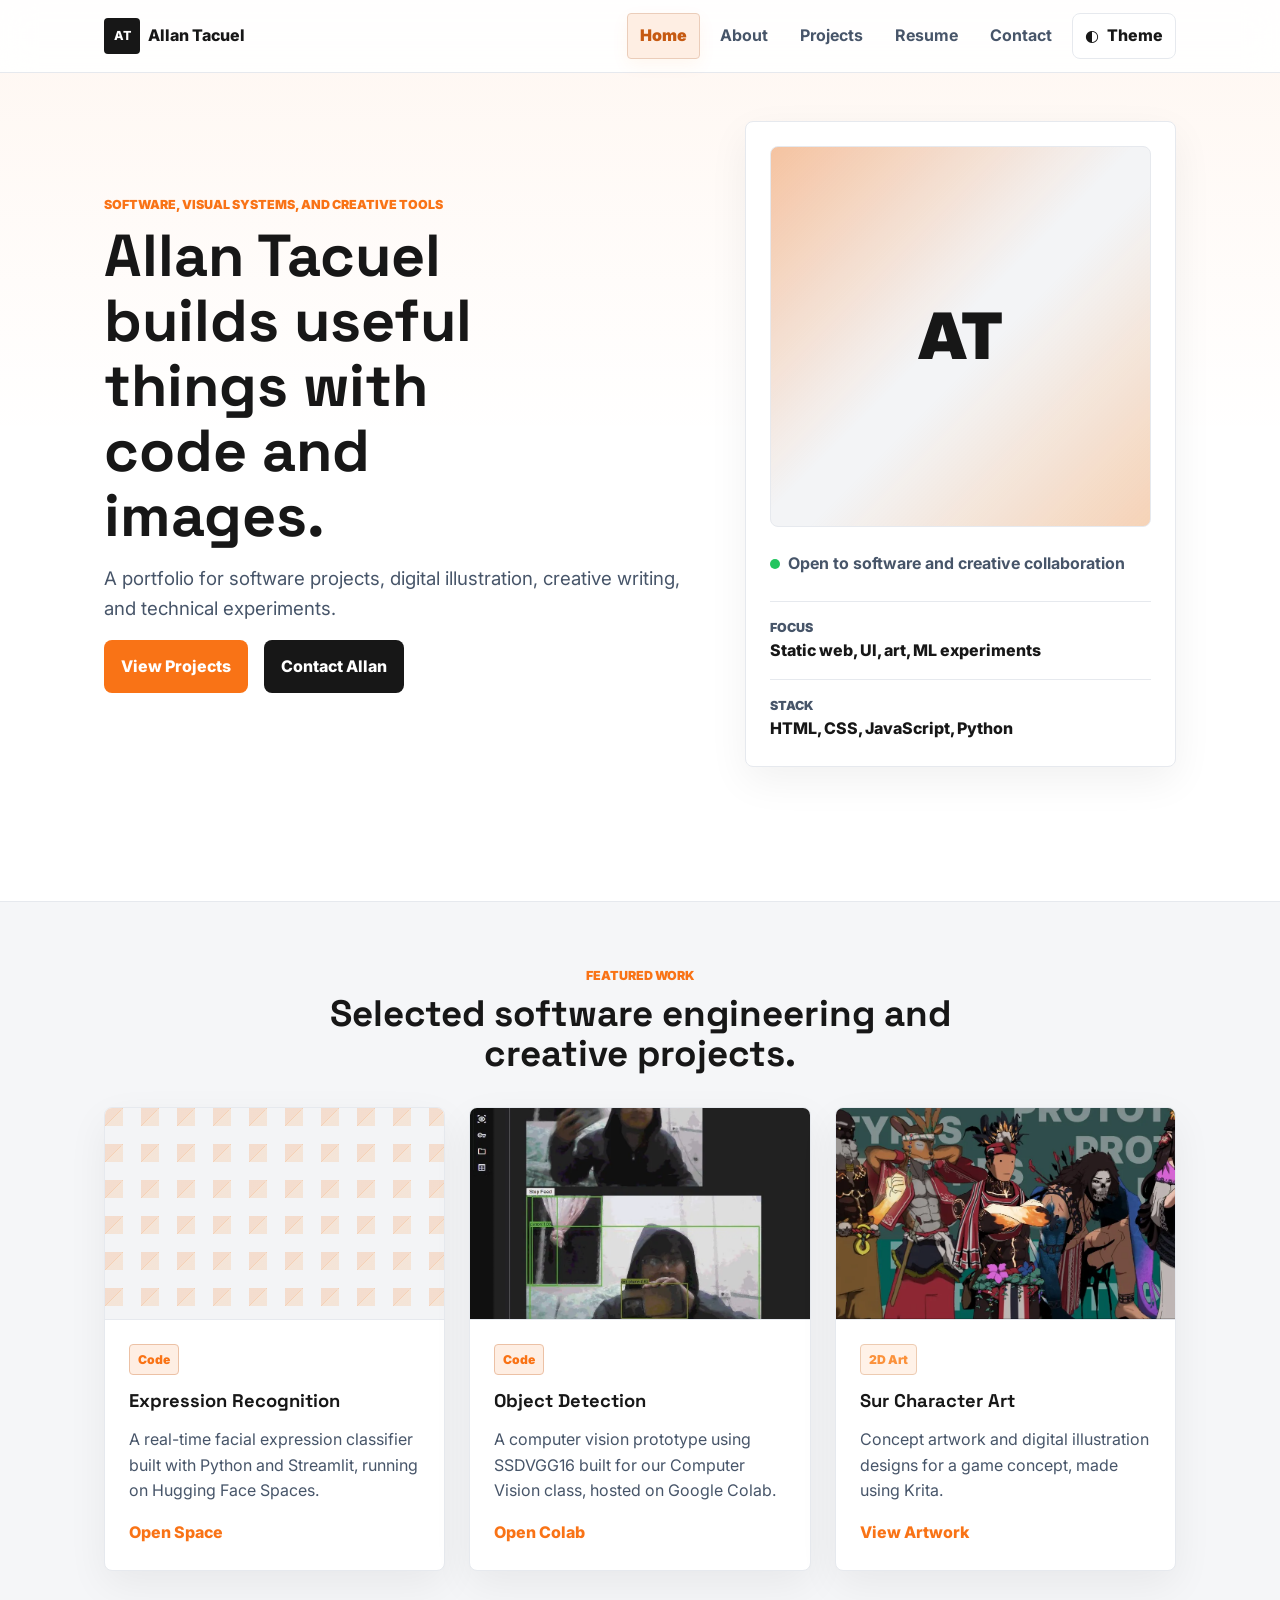
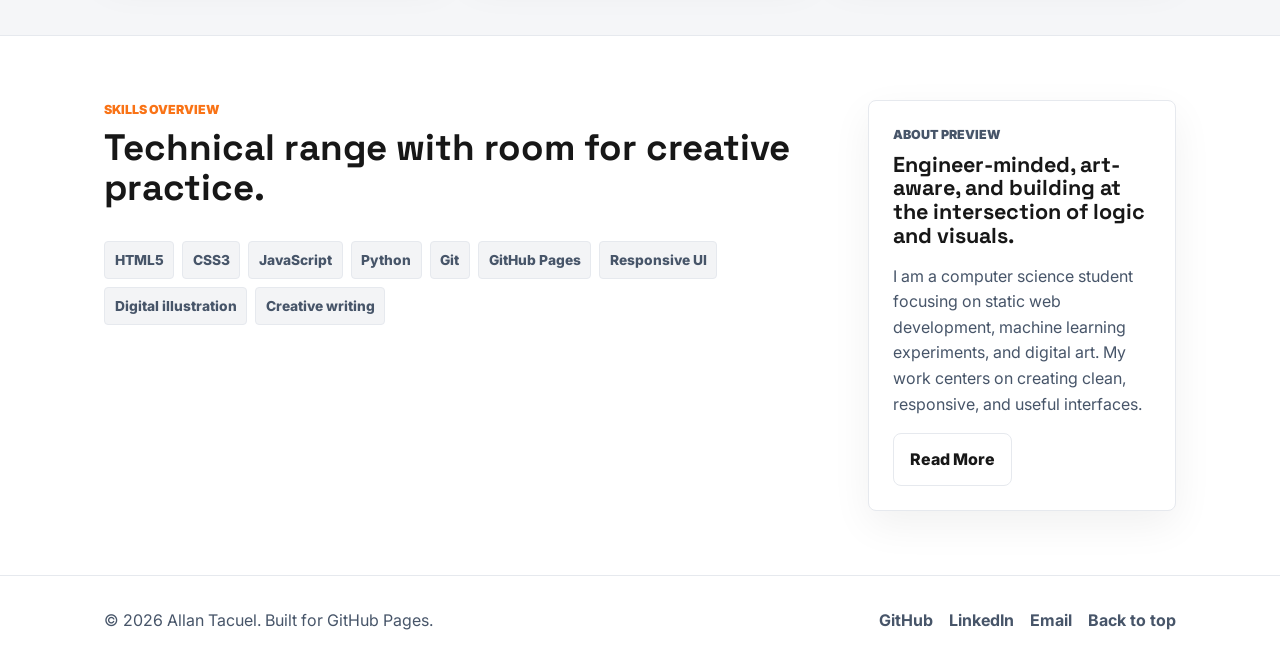
<file: index.html>
<!doctype html>
<html lang="en">
<head>
  <meta charset="utf-8">
  <meta name="viewport" content="width=device-width, initial-scale=1">
  <script>try{const t=localStorage.getItem('allantacuel-theme');if(t)document.documentElement.setAttribute('data-theme',t);}catch(e){};</script>
  <meta name="description" content="Allan Tacuel's portfolio for software projects, digital art, creative work, and technical experience.">
  <title>Allan Tacuel | Portfolio</title>
  <link rel="stylesheet" href="css/variables.css">
  <link rel="stylesheet" href="css/components.css">
  <link rel="stylesheet" href="css/style.css">
</head>
<body>
  <a class="skip-link" href="#main">Skip to content</a>

  <header class="site-header">
    <nav class="site-nav container" aria-label="Primary navigation">
      <a class="brand" href="index.html">
        <span class="brand__mark" aria-hidden="true">AT</span>
        <span class="brand__text">Allan Tacuel</span>
      </a>

      <button class="icon-button nav-toggle js-nav-toggle" type="button" aria-expanded="false" aria-controls="primary-menu">
        <span class="nav-toggle__bar"></span>
        <span class="nav-toggle__bar"></span>
        <span class="nav-toggle__bar"></span>
        <span class="sr-only">Toggle navigation</span>
      </button>

      <div class="nav-menu" id="primary-menu">
        <a class="nav-link is-active" href="index.html" aria-current="page">Home</a>
        <a class="nav-link" href="about.html">About</a>
        <a class="nav-link" href="projects/index.html">Projects</a>
        <a class="nav-link" href="resume.html">Resume</a>
        <a class="nav-link" href="contact.html">Contact</a>
        <button class="theme-toggle js-theme-toggle" type="button" aria-label="Switch color theme">
          <span class="theme-toggle__icon" aria-hidden="true">◐</span>
          <span class="theme-toggle__text">Theme</span>
        </button>
      </div>
    </nav>
  </header>

  <main id="main">
    <section class="hero section">
      <div class="hero__inner container">
        <div class="hero__content">
          <p class="eyebrow">Software, visual systems, and creative tools</p>
          <h1>Allan Tacuel builds useful things with code and images.</h1>
          <p class="hero__lead">
            A portfolio for software projects, digital illustration, creative writing, and technical experiments.
          </p>
          <div class="button-row" aria-label="Primary actions">
            <a class="button button--primary" href="projects/index.html">View Projects</a>
            <a class="button button--secondary" href="contact.html">Contact Allan</a>
          </div>
        </div>

        <div class="hero-card" aria-label="Portfolio snapshot">
          <div class="portrait-placeholder" aria-hidden="true">
            <span>AT</span>
          </div>
          <div class="hero-card__meta">
            <span class="status-dot" aria-hidden="true"></span>
            <span>Open to software and creative collaboration</span>
          </div>
          <dl class="metric-list">
            <div>
              <dt>Focus</dt>
              <dd>Static web, UI, art, ML experiments</dd>
            </div>
            <div>
              <dt>Stack</dt>
              <dd>HTML, CSS, JavaScript, Python</dd>
            </div>
          </dl>
        </div>
      </div>
    </section>

    <section class="section section--muted">
      <div class="container">
        <div class="section-header">
          <p class="eyebrow">Featured work</p>
          <h2>Selected software engineering and creative projects.</h2>
        </div>

        <div class="card-grid card-grid--three">
          <article class="project-card">
            <div class="project-card__visual placeholder-visual placeholder-visual--code" aria-hidden="true"></div>
            <div class="project-card__body">
              <span class="badge">Code</span>
              <h3>Expression Recognition</h3>
              <p>A real-time facial expression classifier built with Python and Streamlit, running on Hugging Face Spaces.</p>
              <a class="text-link" href="https://huggingface.co/spaces/allantacuelwvsu/expression-recognition" target="_blank" rel="noreferrer">Open Space</a>
            </div>
          </article>

          <article class="project-card">
            <div class="project-card__visual">
              <img class="project-card__image" src="assets/images/projects/object-detection-cv-thumb.webp" alt="Object Detection preview">
            </div>
            <div class="project-card__body">
              <span class="badge">Code</span>
              <h3>Object Detection</h3>
              <p>A computer vision prototype using SSDVGG16 built for our Computer Vision class, hosted on Google Colab.</p>
              <a class="text-link" href="https://colab.research.google.com/drive/1WKRhZuvn-_ucXili_A-6hXG_W1O3Jvgy?usp=sharing" target="_blank" rel="noreferrer">Open Colab</a>
            </div>
          </article>

          <article class="project-card">
            <div class="project-card__visual">
              <img class="project-card__image" src="assets/images/projects/sur-thumb.webp" alt="Sur concept art preview">
            </div>
            <div class="project-card__body">
              <span class="badge badge--warm">2D Art</span>
              <h3>Sur Character Art</h3>
              <p>Concept artwork and digital illustration designs for a game concept, made using Krita.</p>
              <a class="text-link" href="https://www.artstation.com/artwork/mA5ow8" target="_blank" rel="noreferrer">View Artwork</a>
            </div>
          </article>
        </div>
      </div>
    </section>

    <section class="section">
      <div class="container split-layout">
        <div>
          <div class="section-header section-header--left">
            <p class="eyebrow">Skills overview</p>
            <h2>Technical range with room for creative practice.</h2>
          </div>
          <div class="skill-cloud" aria-label="Skills">
            <span>HTML5</span>
            <span>CSS3</span>
            <span>JavaScript</span>
            <span>Python</span>
            <span>Git</span>
            <span>GitHub Pages</span>
            <span>Responsive UI</span>
            <span>Digital illustration</span>
            <span>Creative writing</span>
          </div>
        </div>

        <aside class="about-preview" aria-labelledby="about-preview-title">
          <p class="eyebrow">About preview</p>
          <h2 id="about-preview-title">Engineer-minded, art-aware, and building at the intersection of logic and visuals.</h2>
          <p>
            I am a computer science student focusing on static web development, machine learning experiments, and digital art. My work centers on creating clean, responsive, and useful interfaces.
          </p>
          <a class="button button--outline" href="about.html">Read More</a>
        </aside>
      </div>
    </section>
  </main>

  <footer class="site-footer">
    <div class="container footer-grid">
      <p>&copy; <span class="js-current-year">2026</span> Allan Tacuel. Built for GitHub Pages.</p>
      <div class="footer-links" aria-label="Footer links">
        <a href="https://github.com/allantacuelwvsu" target="_blank" rel="noreferrer">GitHub</a>
        <a href="https://www.linkedin.com/in/allan-tacuel" target="_blank" rel="noreferrer">LinkedIn</a>
        <a href="mailto:allantacuel@gmail.com">Email</a>
        <a href="#main">Back to top</a>
      </div>
    </div>
  </footer>

  <script src="js/main.js"></script>
</body>
</html>
</file>
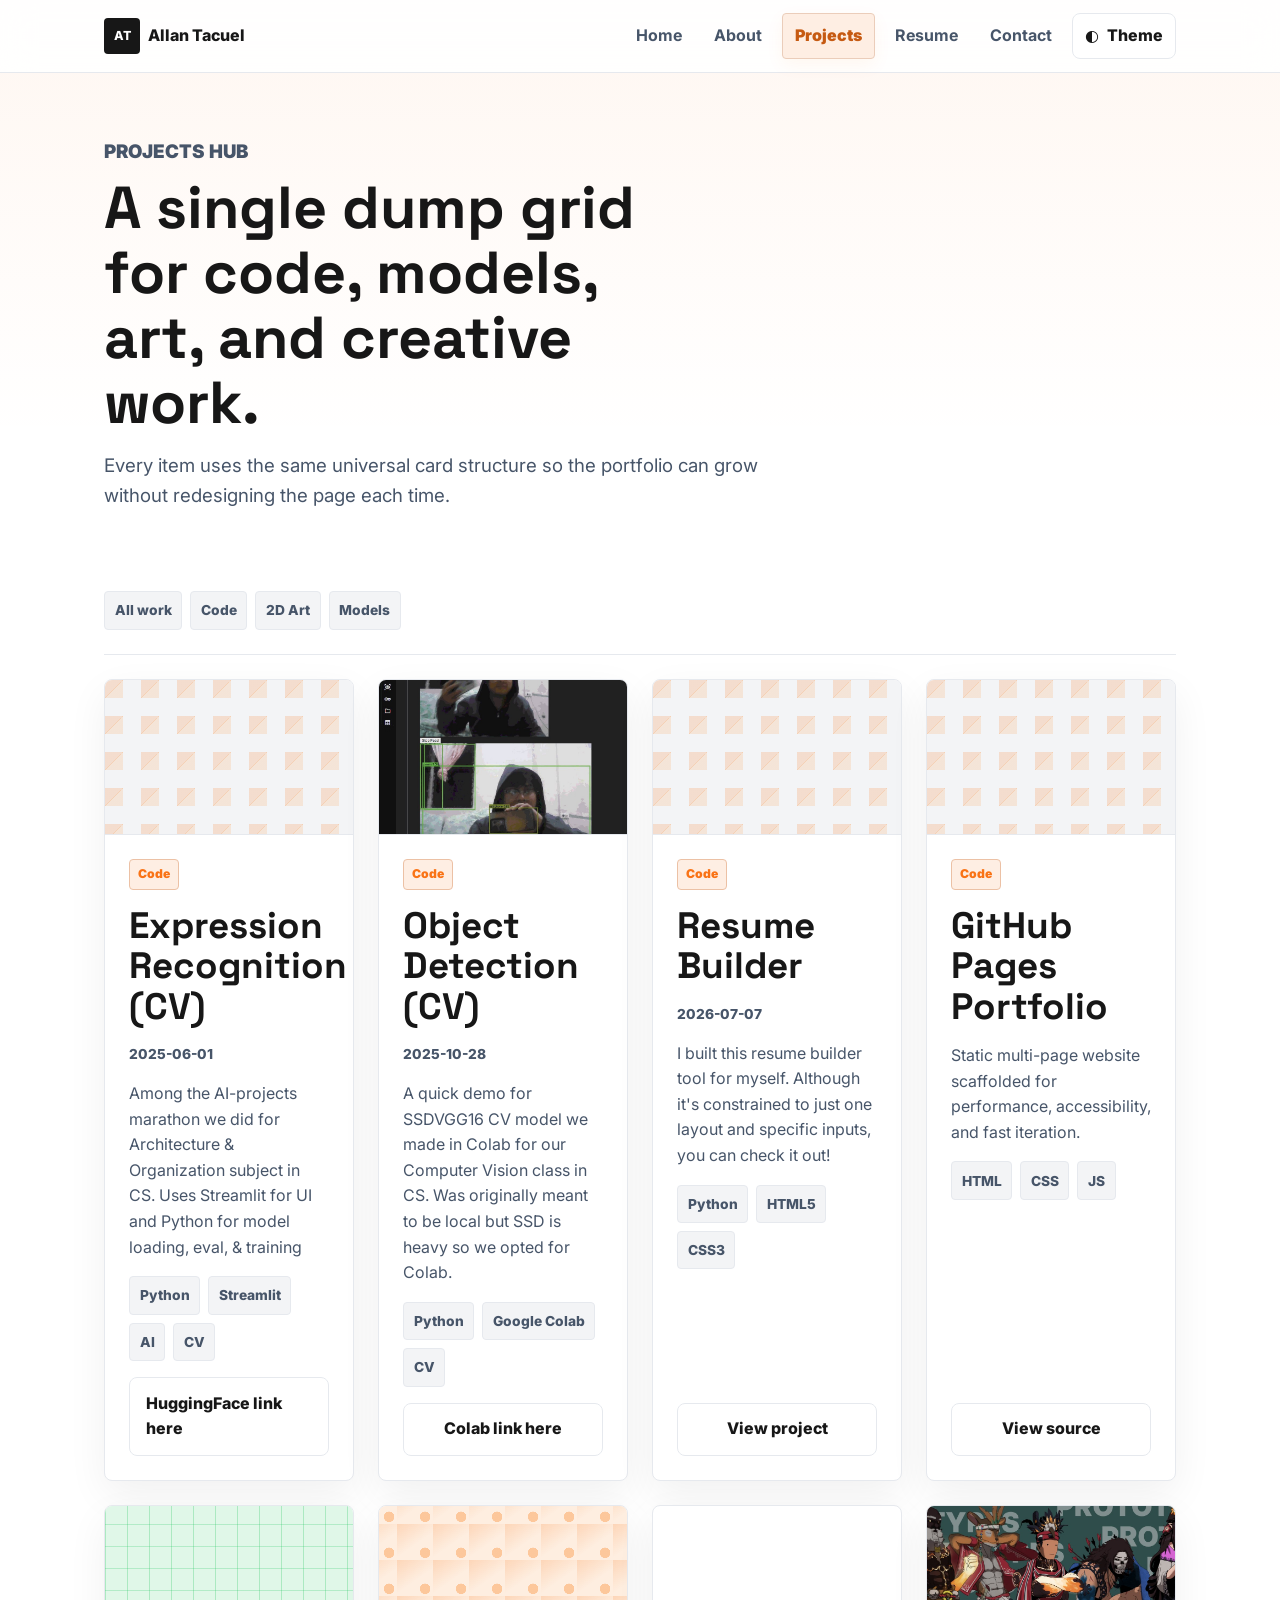
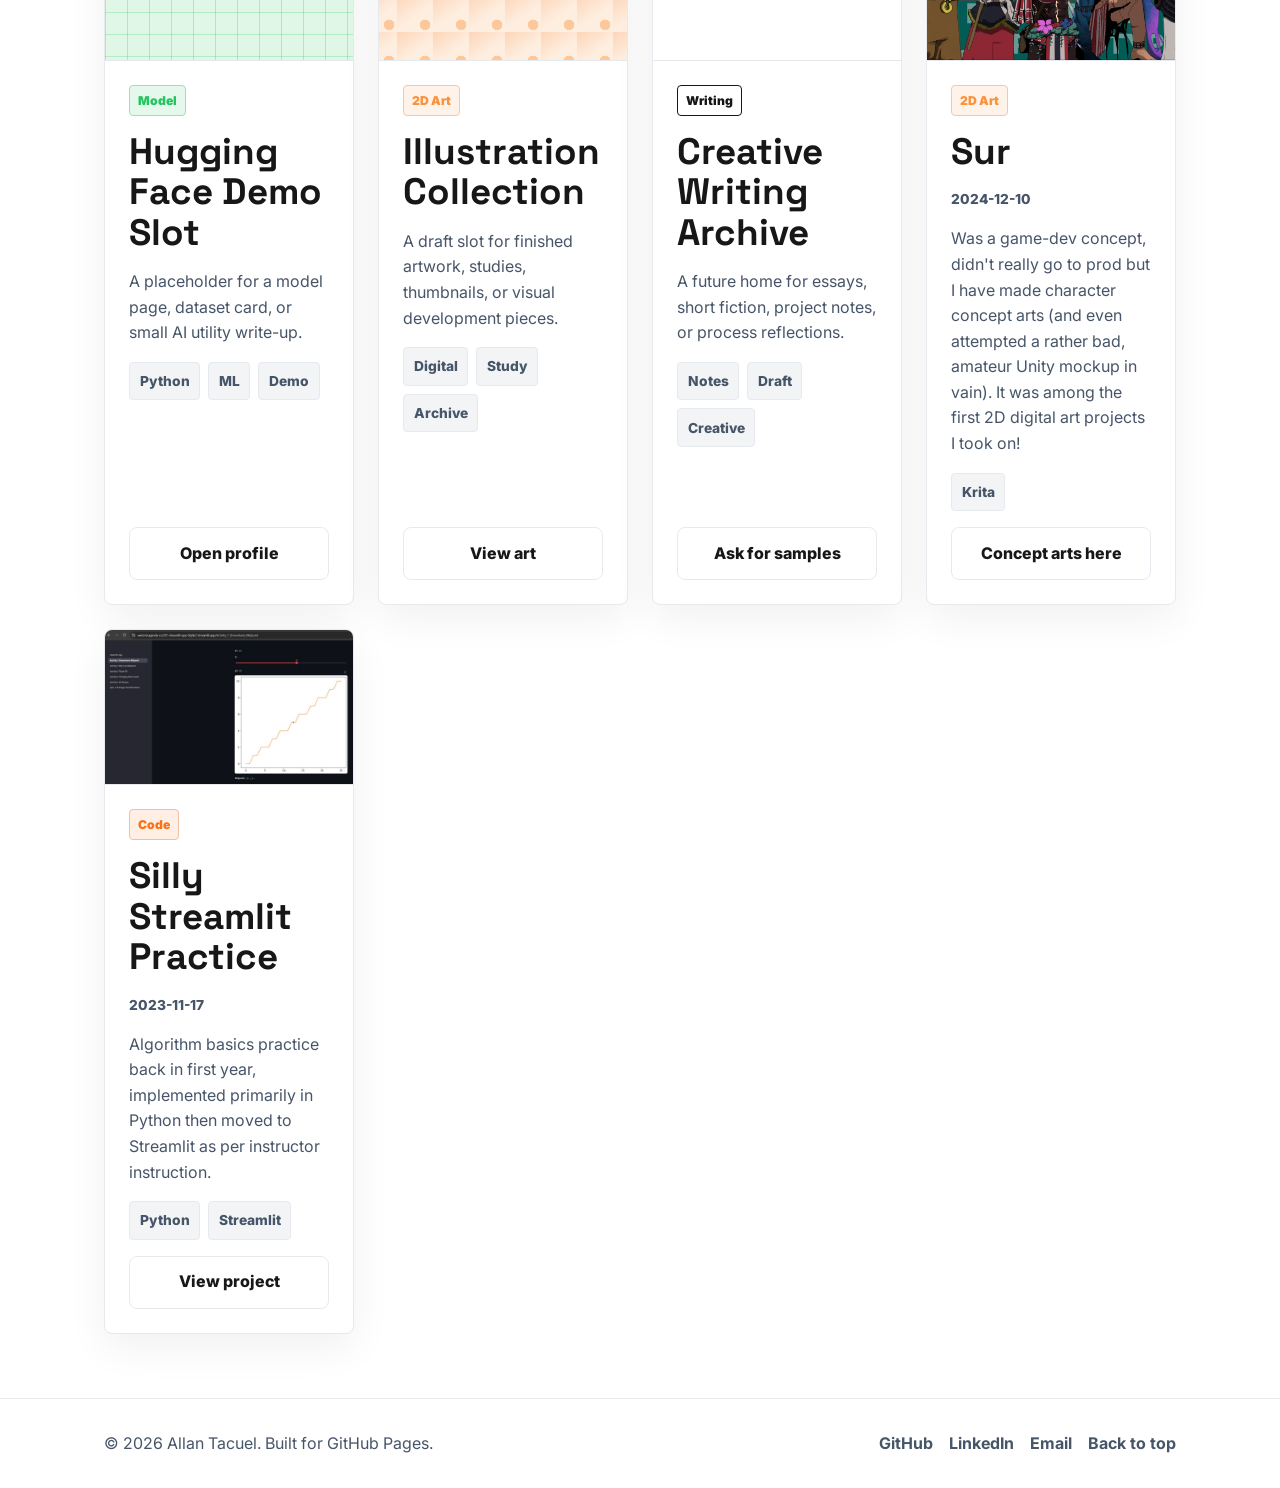
<file: projects/index.html>
<!doctype html>
<html lang="en">
<head>
  <meta charset="utf-8">
  <meta name="viewport" content="width=device-width, initial-scale=1">
  <script>try{const t=localStorage.getItem('allantacuel-theme');if(t)document.documentElement.setAttribute('data-theme',t);}catch(e){};</script>
  <meta name="description" content="Projects hub for Allan Tacuel, including code, Hugging Face experiments, digital art, and creative pieces.">
  <title>Projects | Allan Tacuel</title>
  <link rel="stylesheet" href="../css/variables.css">
  <link rel="stylesheet" href="../css/components.css">
  <link rel="stylesheet" href="../css/style.css">
</head>
<body>
  <a class="skip-link" href="#main">Skip to content</a>

  <header class="site-header">
    <nav class="site-nav container" aria-label="Primary navigation">
      <a class="brand" href="../index.html">
        <span class="brand__mark" aria-hidden="true">AT</span>
        <span class="brand__text">Allan Tacuel</span>
      </a>
      <button class="icon-button nav-toggle js-nav-toggle" type="button" aria-expanded="false" aria-controls="primary-menu">
        <span class="nav-toggle__bar"></span>
        <span class="nav-toggle__bar"></span>
        <span class="nav-toggle__bar"></span>
        <span class="sr-only">Toggle navigation</span>
      </button>
      <div class="nav-menu" id="primary-menu">
        <a class="nav-link" href="../index.html">Home</a>
        <a class="nav-link" href="../about.html">About</a>
        <a class="nav-link is-active" href="index.html" aria-current="page">Projects</a>
        <a class="nav-link" href="../resume.html">Resume</a>
        <a class="nav-link" href="../contact.html">Contact</a>
        <button class="theme-toggle js-theme-toggle" type="button" aria-label="Switch color theme">
          <span class="theme-toggle__icon" aria-hidden="true">◐</span>
          <span class="theme-toggle__text">Theme</span>
        </button>
      </div>
    </nav>
  </header>

  <main id="main">
    <section class="page-hero section">
      <div class="container page-hero__inner">
        <p class="eyebrow">Projects hub</p>
        <h1>A single dump grid for code, models, art, and creative work.</h1>
        <p>
          Every item uses the same universal card structure so the portfolio can grow without redesigning the page each time.
        </p>
      </div>
    </section>

    <section class="section section--tight">
      <div class="container">
        <!-- Future filter row: add Sort by: All | Code | Art | Models when JavaScript filtering is ready. -->
        <div class="filter-placeholder" aria-label="Future project filters">
          <span>All work</span>
          <span>Code</span>
          <span>2D Art</span>
          <span>Models</span>
        </div>

        <div class="dump-grid">
          <!-- PROJECT_CARDS_START -->
          <article class="project-card project-card--tall" data-project-id="expression-recognition-cv">
            <div class="project-card__visual placeholder-visual placeholder-visual--code" aria-hidden="true"></div>
            <div class="project-card__body">
              <span class="badge">Code</span>
              <h2>Expression Recognition (CV)</h2>
              <p class="project-card__meta"><time datetime="2025-06-01">2025-06-01</time></p>
              <p>Among the AI-projects marathon we did for Architecture &amp; Organization subject in CS. Uses Streamlit for UI and Python for model loading, eval, &amp; training</p>
              <div class="tag-row">
                <span>Python</span>
                <span>Streamlit</span>
                <span>AI</span>
                <span>CV</span>
              </div>
              <a class="button button--outline" href="https://huggingface.co/spaces/allantacuelwvsu/expression-recognition" target="_blank" rel="noreferrer">HuggingFace link here</a>
            </div>
          </article>
          <article class="project-card project-card--tall" data-project-id="object-detection-cv">
            <div class="project-card__visual"><img class="project-card__image" src="../../assets/images/projects/object-detection-cv-thumb.jpg" alt="Showcase GIF"></div>
            <div class="project-card__body">
              <span class="badge">Code</span>
              <h2>Object Detection (CV)</h2>
              <p class="project-card__meta"><time datetime="2025-10-28">2025-10-28</time></p>
              <p>A quick demo for SSDVGG16 CV model we made in Colab for our Computer Vision class in CS. Was originally meant to be local but SSD is heavy so we opted for Colab.</p>
              <div class="tag-row">
                <span>Python</span>
                <span>Google Colab</span>
                <span>CV</span>
              </div>
              <a class="button button--outline" href="https://colab.research.google.com/drive/1WKRhZuvn-_ucXili_A-6hXG_W1O3Jvgy?usp=sharing" target="_blank" rel="noreferrer">Colab link here</a>
            </div>
          </article>
          <article class="project-card project-card--tall" data-project-id="resume-builder">
            <div class="project-card__visual placeholder-visual placeholder-visual--code" aria-hidden="true"></div>
            <div class="project-card__body">
              <span class="badge">Code</span>
              <h2>Resume Builder</h2>
              <p class="project-card__meta"><time datetime="2026-07-07">2026-07-07</time></p>
              <p>I built this resume builder tool for myself. Although it&#039;s constrained to just one layout and specific inputs, you can check it out!</p>
              <div class="tag-row">
                <span>Python</span>
                <span>HTML5</span>
                <span>CSS3</span>
              </div>
              <a class="button button--outline" href="https://github.com/allantacuelwvsu/resume_builder" target="_blank" rel="noreferrer">View project</a>
            </div>
          </article>

<article class="project-card project-card--tall" data-project-id="github-pages-portfolio">
            <div class="project-card__visual placeholder-visual placeholder-visual--code" aria-hidden="true"></div>
            <div class="project-card__body">
              <span class="badge">Code</span>
              <h2>GitHub Pages Portfolio</h2>
              <p>Static multi-page website scaffolded for performance, accessibility, and fast iteration.</p>
              <div class="tag-row">
                <span>HTML</span>
                <span>CSS</span>
                <span>JS</span>
              </div>
              <a class="button button--outline" href="https://github.com/allantacuelwvsu/allantacuelwvsu.github.io" target="_blank" rel="noreferrer">View source</a>
            </div>
          </article>

          <article class="project-card project-card--tall" data-project-id="hugging-face-demo-slot">
            <div class="project-card__visual placeholder-visual placeholder-visual--model" aria-hidden="true"></div>
            <div class="project-card__body">
              <span class="badge badge--green">Model</span>
              <h2>Hugging Face Demo Slot</h2>
              <p>A placeholder for a model page, dataset card, or small AI utility write-up.</p>
              <div class="tag-row">
                <span>Python</span>
                <span>ML</span>
                <span>Demo</span>
              </div>
              <a class="button button--outline" href="https://huggingface.co/" target="_blank" rel="noreferrer">Open profile</a>
            </div>
          </article>

          <article class="project-card project-card--tall" data-project-id="illustration-collection">
            <div class="project-card__visual placeholder-visual placeholder-visual--art" aria-hidden="true"></div>
            <div class="project-card__body">
              <span class="badge badge--warm">2D Art</span>
              <h2>Illustration Collection</h2>
              <p>A draft slot for finished artwork, studies, thumbnails, or visual development pieces.</p>
              <div class="tag-row">
                <span>Digital</span>
                <span>Study</span>
                <span>Archive</span>
              </div>
              <a class="button button--outline" href="https://www.artstation.com/" target="_blank" rel="noreferrer">View art</a>
            </div>
          </article>

          <article class="project-card project-card--tall" data-project-id="creative-writing-archive">
            <div class="project-card__visual placeholder-visual placeholder-visual--writing" aria-hidden="true"></div>
            <div class="project-card__body">
              <span class="badge badge--violet">Writing</span>
              <h2>Creative Writing Archive</h2>
              <p>A future home for essays, short fiction, project notes, or process reflections.</p>
              <div class="tag-row">
                <span>Notes</span>
                <span>Draft</span>
                <span>Creative</span>
              </div>
              <a class="button button--outline" href="../contact.html">Ask for samples</a>
            </div>
          </article>
          <article class="project-card project-card--tall" data-project-id="sur">
            <div class="project-card__visual"><img class="project-card__image" src="../../assets/images/projects/sur-thumb.jpg" alt="Sur"></div>
            <div class="project-card__body">
              <span class="badge badge--warm">2D Art</span>
              <h2>Sur</h2>
              <p class="project-card__meta"><time datetime="2024-12-10">2024-12-10</time></p>
              <p>Was a game-dev concept, didn&#039;t really go to prod but I have made character concept arts (and even attempted a rather bad, amateur Unity mockup in vain). It was among the first 2D digital art projects I took on!</p>
              <div class="tag-row">
                <span>Krita</span>
              </div>
              <a class="button button--outline" href="https://www.artstation.com/artwork/mA5ow8" target="_blank" rel="noreferrer">Concept arts here</a>
            </div>
          </article>

          <article class="project-card project-card--tall" data-project-id="silly-streamlit-practice">
            <div class="project-card__visual"><img class="project-card__image" src="../../assets/images/projects/silly-streamlit-practice-thumb.jpg" alt="Silly Freshman Streamlit Project"></div>
            <div class="project-card__body">
              <span class="badge">Code</span>
              <h2>Silly Streamlit Practice</h2>
              <p class="project-card__meta"><time datetime="2023-11-17">2023-11-17</time></p>
              <p>Algorithm basics practice back in first year, implemented primarily in Python then moved to Streamlit as per instructor instruction.</p>
              <div class="tag-row">
                <span>Python</span>
                <span>Streamlit</span>
              </div>
              <a class="button button--outline" href="https://welcm2uganda-ccs221-streamlit-app-0q5kc7.streamlit.app/" target="_blank" rel="noreferrer">View project</a>
            </div>
          </article>
<!-- PROJECT_CARDS_END -->
        </div>
      </div>
    </section>
  </main>

  <footer class="site-footer">
    <div class="container footer-grid">
      <p>&copy; <span class="js-current-year">2026</span> Allan Tacuel. Built for GitHub Pages.</p>
      <div class="footer-links" aria-label="Footer links">
        <a href="https://github.com/allantacuelwvsu" target="_blank" rel="noreferrer">GitHub</a>
        <a href="https://www.linkedin.com/in/allan-tacuel" target="_blank" rel="noreferrer">LinkedIn</a>
        <a href="mailto:allantacuel@gmail.com">Email</a>
        <a href="#main">Back to top</a>
      </div>
    </div>
  </footer>

  <script src="../js/main.js"></script>
</body>
</html>
</file>
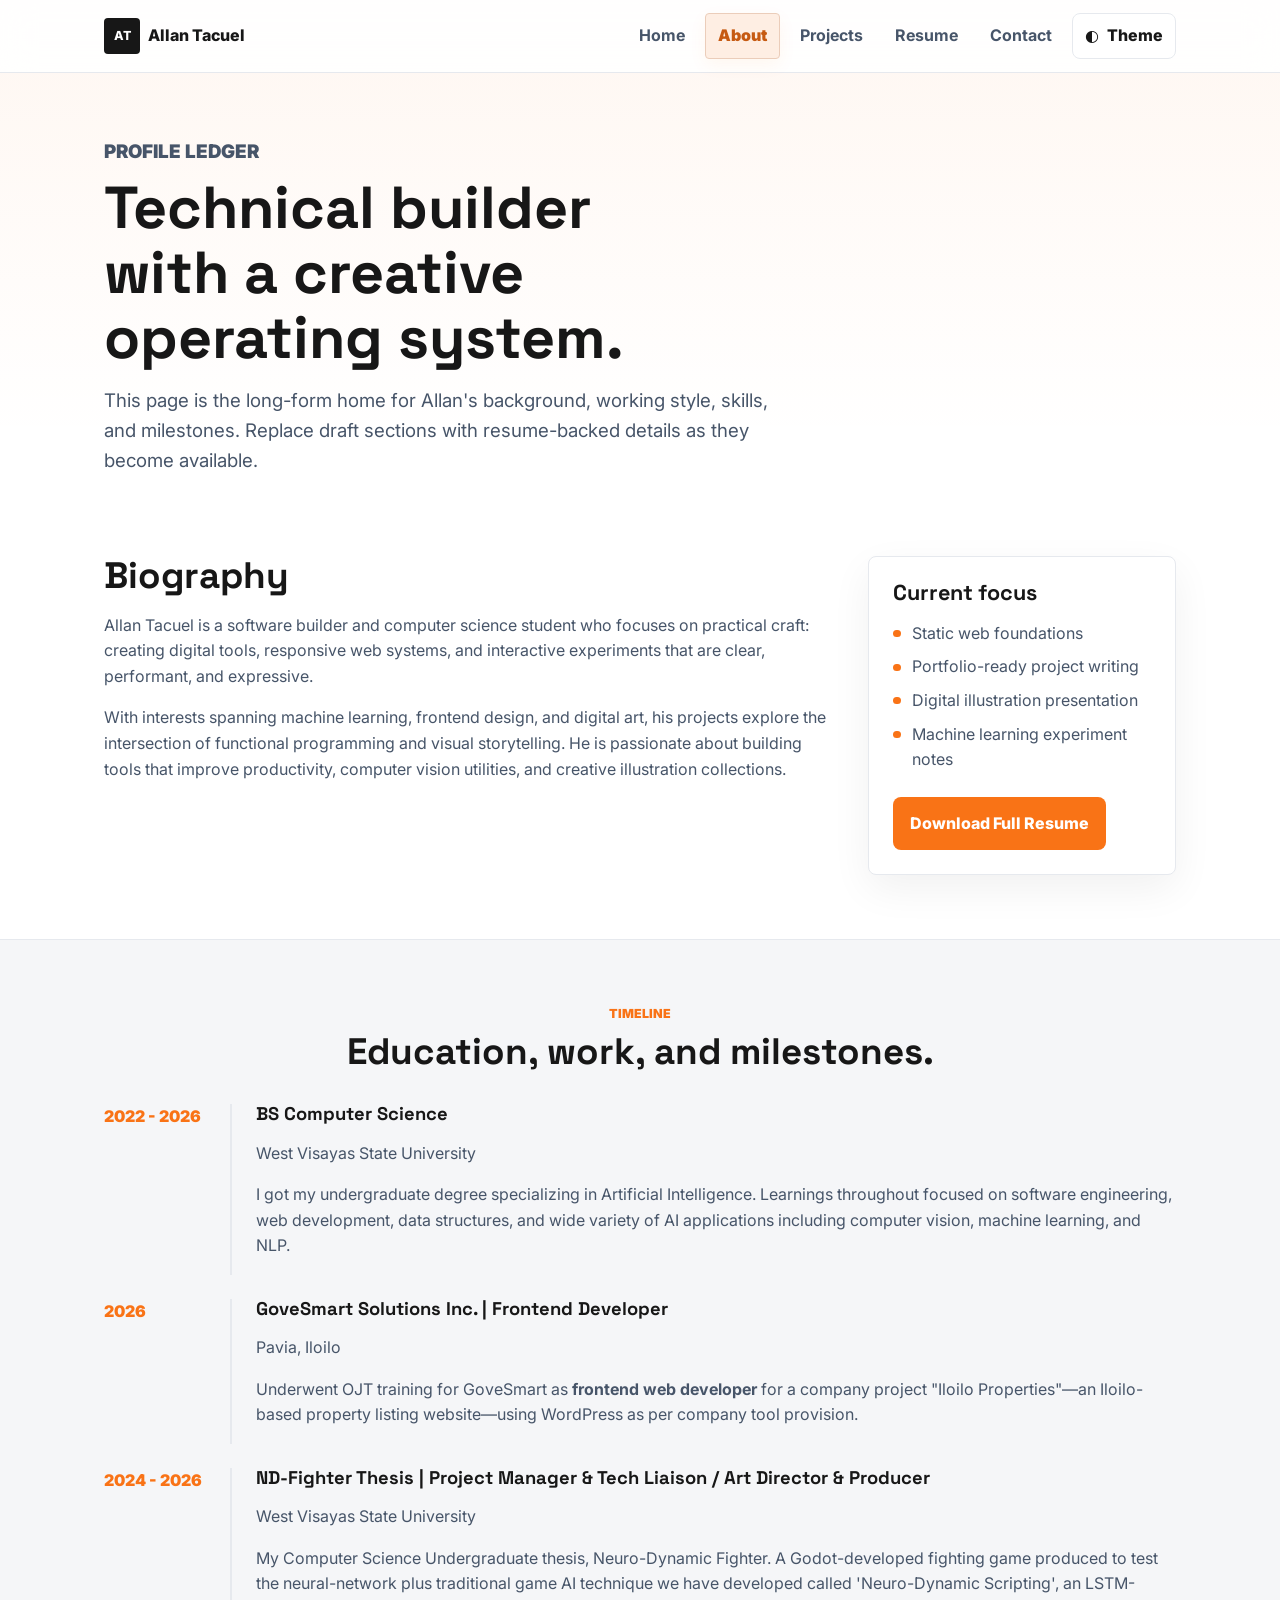
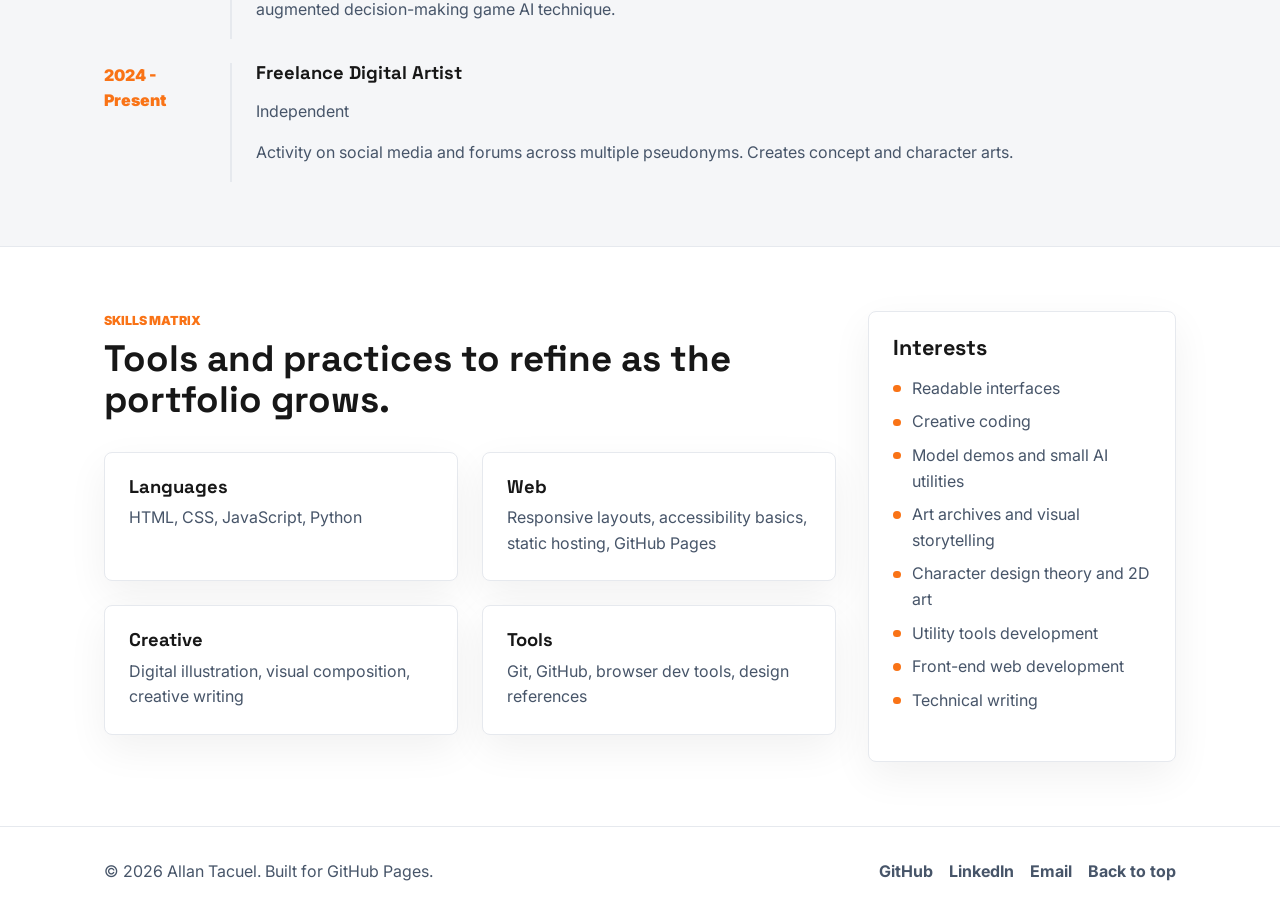
<file: about.html>
<!doctype html>
<html lang="en">
<head>
  <meta charset="utf-8">
  <meta name="viewport" content="width=device-width, initial-scale=1">
  <script>try{const t=localStorage.getItem('allantacuel-theme');if(t)document.documentElement.setAttribute('data-theme',t);}catch(e){};</script>
  <meta name="description" content="About Allan Tacuel, including background, skills, interests, and experience milestones.">
  <title>About | Allan Tacuel</title>
  <link rel="stylesheet" href="css/variables.css">
  <link rel="stylesheet" href="css/components.css">
  <link rel="stylesheet" href="css/style.css">
</head>
<body>
  <a class="skip-link" href="#main">Skip to content</a>

  <header class="site-header">
    <nav class="site-nav container" aria-label="Primary navigation">
      <a class="brand" href="index.html">
        <span class="brand__mark" aria-hidden="true">AT</span>
        <span class="brand__text">Allan Tacuel</span>
      </a>
      <button class="icon-button nav-toggle js-nav-toggle" type="button" aria-expanded="false" aria-controls="primary-menu">
        <span class="nav-toggle__bar"></span>
        <span class="nav-toggle__bar"></span>
        <span class="nav-toggle__bar"></span>
        <span class="sr-only">Toggle navigation</span>
      </button>
      <div class="nav-menu" id="primary-menu">
        <a class="nav-link" href="index.html">Home</a>
        <a class="nav-link is-active" href="about.html" aria-current="page">About</a>
        <a class="nav-link" href="projects/index.html">Projects</a>
        <a class="nav-link" href="resume.html">Resume</a>
        <a class="nav-link" href="contact.html">Contact</a>
        <button class="theme-toggle js-theme-toggle" type="button" aria-label="Switch color theme">
          <span class="theme-toggle__icon" aria-hidden="true">◐</span>
          <span class="theme-toggle__text">Theme</span>
        </button>
      </div>
    </nav>
  </header>

  <main id="main">
    <section class="page-hero section">
      <div class="container page-hero__inner">
        <p class="eyebrow">Profile ledger</p>
        <h1>Technical builder with a creative operating system.</h1>
        <p>
          This page is the long-form home for Allan's background, working style, skills, and milestones. Replace draft sections with resume-backed details as they become available.
        </p>
      </div>
    </section>

    <section class="section section--tight">
      <div class="container content-grid">
        <article class="prose">
          <h2>Biography</h2>
          <p>
            Allan Tacuel is a software builder and computer science student who focuses on practical craft: creating digital tools, responsive web systems, and interactive experiments that are clear, performant, and expressive.
          </p>
          <p>
            With interests spanning machine learning, frontend design, and digital art, his projects explore the intersection of functional programming and visual storytelling. He is passionate about building tools that improve productivity, computer vision utilities, and creative illustration collections.
          </p>
        </article>

        <aside class="info-panel">
          <h2>Current focus</h2>
          <ul class="check-list">
            <li>Static web foundations</li>
            <li>Portfolio-ready project writing</li>
            <li>Digital illustration presentation</li>
            <li>Machine learning experiment notes</li>
          </ul>
          <a class="button button--primary" href="assets/resume.pdf">Download Full Resume</a>
        </aside>
      </div>
    </section>

    <section class="section section--muted">
      <div class="container">
        <div class="section-header">
          <p class="eyebrow">Timeline</p>
          <h2>Education, work, and milestones.</h2>
        </div>

        <ol class="timeline">
          <li class="timeline__item">
            <span class="timeline__date">2022 - 2026</span>
            <div class="timeline__content">
              <h3>BS Computer Science</h3>
              <p class="timeline__meta">West Visayas State University</p>
              <p>I got my undergraduate degree specializing in Artificial Intelligence. Learnings throughout focused on software engineering, web development, data structures, and wide variety of AI applications including computer vision, machine learning, and NLP.</p>
            </div>
          </li>
          <li class="timeline__item">
            <span class="timeline__date">2026</span>
            <div class="timeline__content">
              <h3>GoveSmart Solutions Inc. | Frontend Developer</h3>
              <p class="timeline__meta">Pavia, Iloilo</p>
              <p>Underwent OJT training for GoveSmart as <strong>frontend web developer</strong> for a company project "Iloilo Properties"—an Iloilo-based property listing website—using WordPress as per company tool provision.</p>
            </div>
          </li>
          <li class="timeline__item">
            <span class="timeline__date">2024 - 2026</span>
            <div class="timeline__content">
              <h3>ND-Fighter Thesis | Project Manager & Tech Liaison / Art Director & Producer</h3>
              <p class="timeline__meta">West Visayas State University</p>
              <p>My Computer Science Undergraduate thesis, Neuro-Dynamic Fighter. A Godot-developed fighting game produced to test the neural-network plus traditional game AI technique we have developed called 'Neuro-Dynamic Scripting', an LSTM-augmented decision-making game AI technique.</p>
            </div>
          </li>
          <li class="timeline__item">
            <span class="timeline__date">2024 - Present</span>
            <div class="timeline__content">
              <h3>Freelance Digital Artist</h3>
              <p class="timeline__meta">Independent</p>
              <p>Activity on social media and forums across multiple pseudonyms. Creates concept and character arts.</p>
            </div>
          </li>
        </ol>
      </div>
    </section>

    <section class="section">
      <div class="container split-layout">
        <div>
          <div class="section-header section-header--left">
            <p class="eyebrow">Skills matrix</p>
            <h2>Tools and practices to refine as the portfolio grows.</h2>
          </div>
          <div class="matrix-grid">
            <section class="matrix-group">
              <h3>Languages</h3>
              <p>HTML, CSS, JavaScript, Python</p>
            </section>
            <section class="matrix-group">
              <h3>Web</h3>
              <p>Responsive layouts, accessibility basics, static hosting, GitHub Pages</p>
            </section>
            <section class="matrix-group">
              <h3>Creative</h3>
              <p>Digital illustration, visual composition, creative writing</p>
            </section>
            <section class="matrix-group">
              <h3>Tools</h3>
              <p>Git, GitHub, browser dev tools, design references</p>
            </section>
          </div>
        </div>

        <aside class="info-panel">
          <h2>Interests</h2>
          <ul class="check-list">
            <li>Readable interfaces</li>
            <li>Creative coding</li>
            <li>Model demos and small AI utilities</li>
            <li>Art archives and visual storytelling</li>
            <li>Character design theory and 2D art</li>
            <li>Utility tools development</li>
            <li>Front-end web development</li>
            <li>Technical writing</li>
          </ul>
        </aside>
      </div>
    </section>
  </main>

  <footer class="site-footer">
    <div class="container footer-grid">
      <p>&copy; <span class="js-current-year">2026</span> Allan Tacuel. Built for GitHub Pages.</p>
      <div class="footer-links" aria-label="Footer links">
        <a href="https://github.com/allantacuelwvsu" target="_blank" rel="noreferrer">GitHub</a>
        <a href="https://www.linkedin.com/in/allan-tacuel" target="_blank" rel="noreferrer">LinkedIn</a>
        <a href="mailto:allantacuel@gmail.com">Email</a>
        <a href="#main">Back to top</a>
      </div>
    </div>
  </footer>

  <script src="js/main.js"></script>
</body>
</html>
</file>
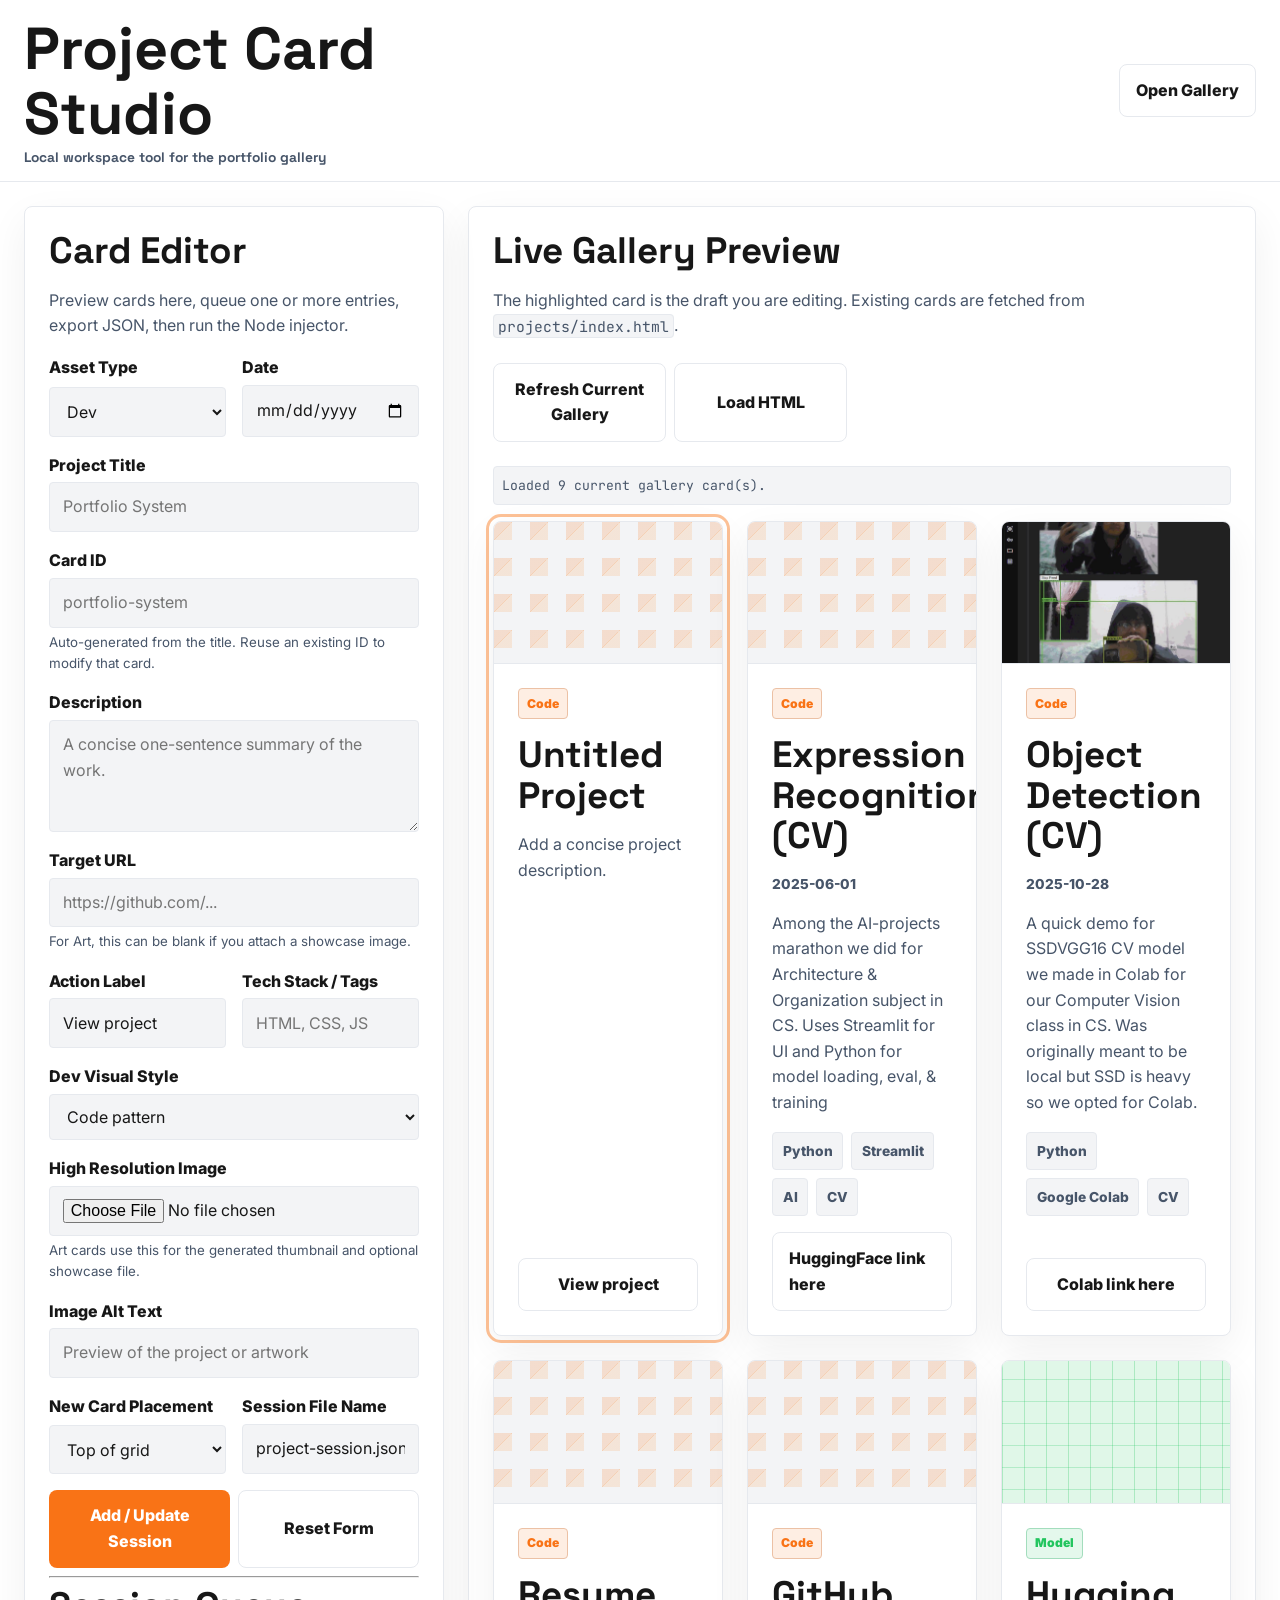
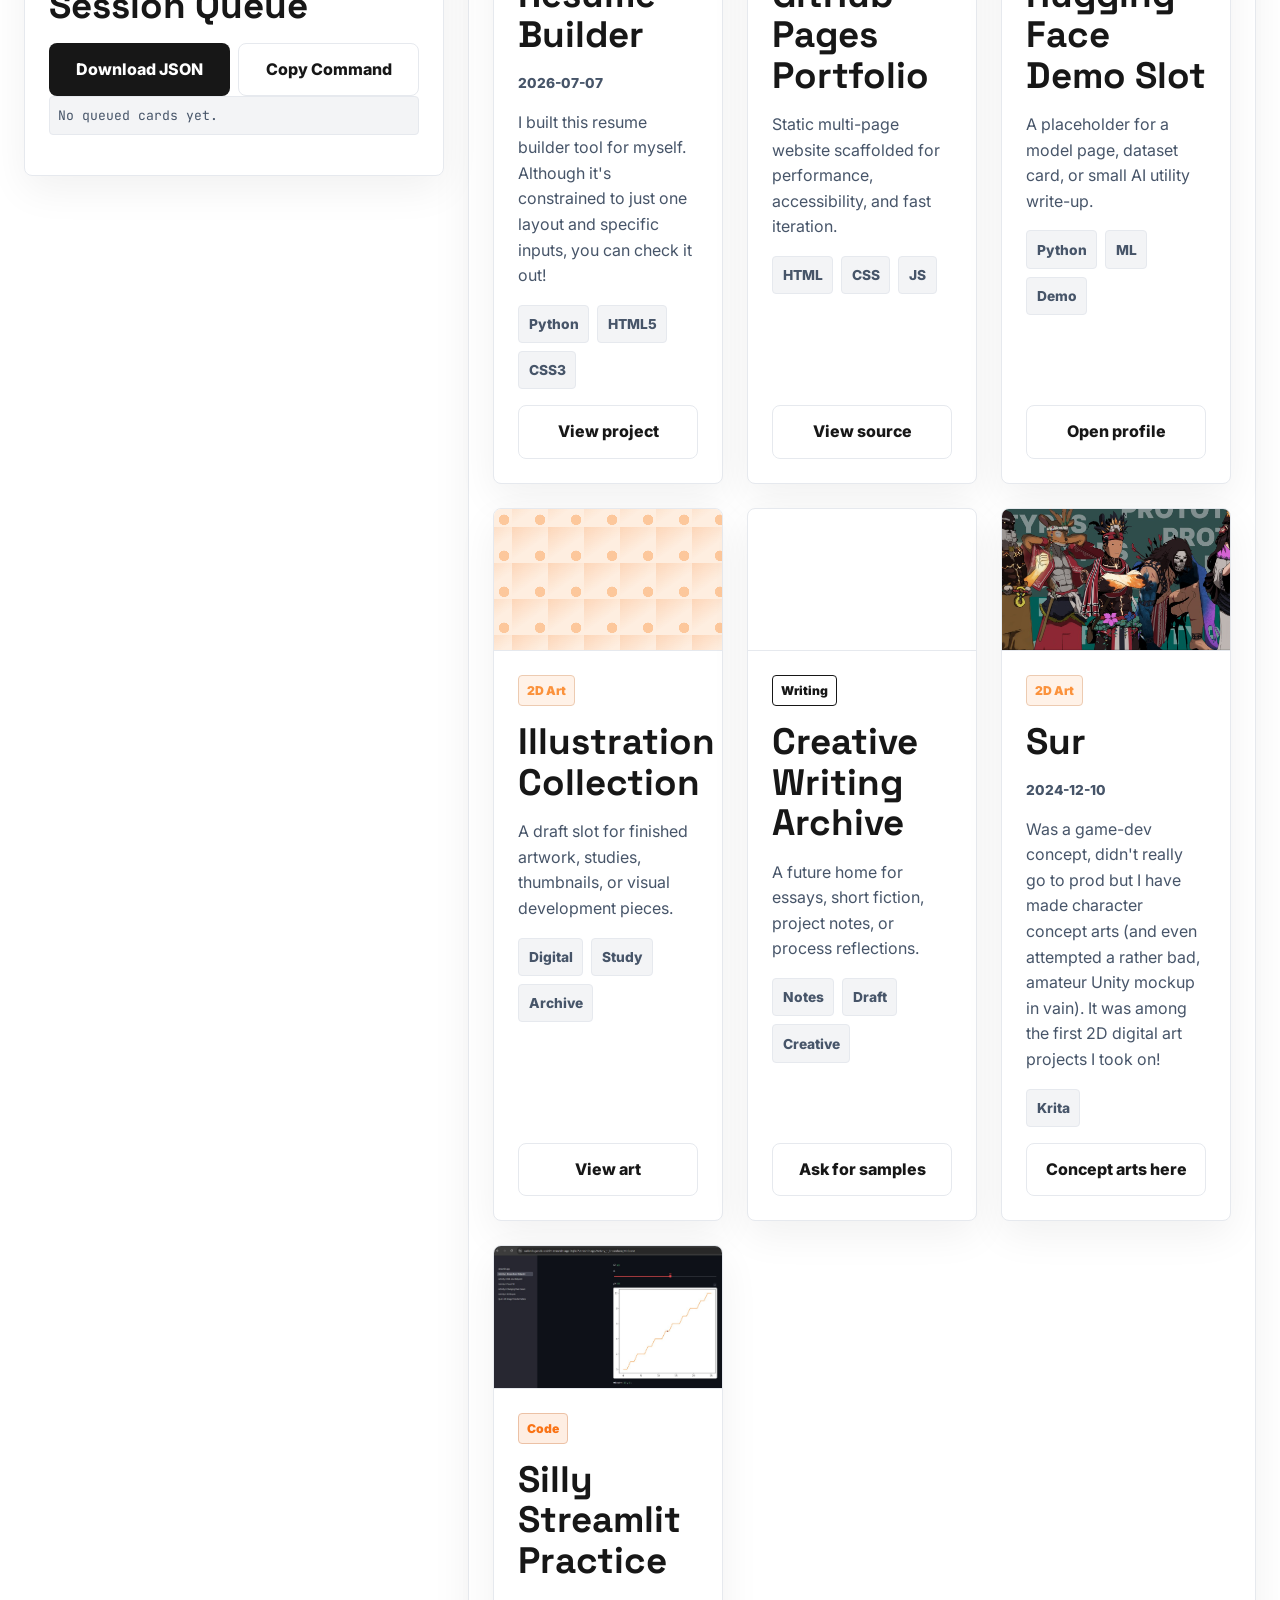
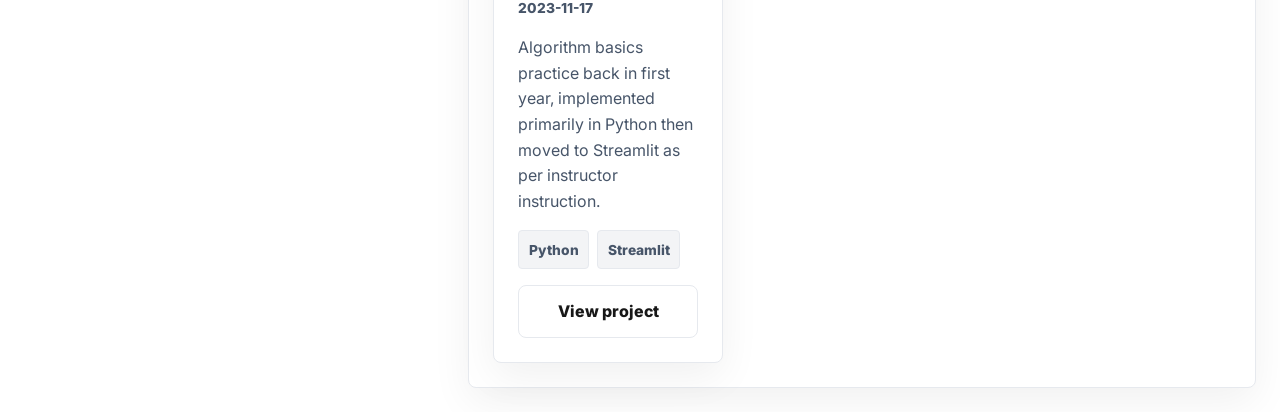
<file: admin.html>
<!doctype html>
<html lang="en">
<head>
  <meta charset="utf-8">
  <meta name="viewport" content="width=device-width, initial-scale=1">
  <script>try{const t=localStorage.getItem('allantacuel-theme');if(t)document.documentElement.setAttribute('data-theme',t);}catch(e){};</script>
  <meta name="robots" content="noindex">
  <title>Project Card Studio | Allan Tacuel</title>
  <link rel="stylesheet" href="css/variables.css">
  <link rel="stylesheet" href="css/components.css">
  <link rel="stylesheet" href="css/style.css">
  <style>
    body {
      background: var(--color-paper);
    }

    .studio-shell {
      display: grid;
      gap: var(--space-4);
      grid-template-columns: minmax(340px, 420px) minmax(0, 1fr);
      margin: 0 auto;
      max-width: 1500px;
      padding: var(--space-4);
    }

    .studio-header {
      border-bottom: 1px solid var(--color-line);
      padding: var(--space-3) var(--space-4);
    }

    .studio-header__inner {
      align-items: center;
      display: flex;
      gap: var(--space-3);
      justify-content: space-between;
      margin: 0 auto;
      max-width: 1500px;
    }

    .studio-title {
      margin: 0;
    }

    .studio-title small {
      color: var(--color-ink-soft);
      display: block;
      font-size: 0.86rem;
      font-weight: 700;
      margin-top: var(--space-1);
    }

    .studio-panel {
      background: var(--color-surface);
      border: 1px solid var(--color-line);
      border-radius: var(--radius-md);
      box-shadow: var(--shadow-soft);
      padding: var(--space-4);
    }

    .studio-panel--sticky {
      align-self: start;
      position: sticky;
      top: calc(var(--header-height) + var(--space-3));
    }

    .studio-form {
      display: grid;
      gap: var(--space-3);
    }

    .field {
      display: grid;
      gap: var(--space-1);
    }

    .field label {
      font-weight: 800;
    }

    .field small,
    .studio-note,
    .queue-list small {
      color: var(--color-ink-soft);
    }

    .field input,
    .field select,
    .field textarea {
      background: var(--color-surface-strong);
      border: 1px solid var(--color-line);
      border-radius: var(--radius-sm);
      color: var(--color-ink);
      font: inherit;
      min-height: 2.75rem;
      padding: 0.7rem 0.8rem;
      width: 100%;
    }

    .field textarea {
      min-height: 7rem;
      resize: vertical;
    }

    .field input:focus,
    .field select:focus,
    .field textarea:focus {
      border-color: var(--color-primary);
      outline: 3px solid color-mix(in srgb, var(--color-primary) 32%, transparent);
    }

    .field-row {
      display: grid;
      gap: var(--space-3);
      grid-template-columns: repeat(2, minmax(0, 1fr));
    }

    .studio-actions {
      display: flex;
      flex-wrap: wrap;
      gap: var(--space-2);
    }

    .studio-actions .button {
      flex: 1 1 150px;
    }

    .status-bar {
      background: var(--color-surface-strong);
      border: 1px solid var(--color-line);
      border-radius: var(--radius-sm);
      color: var(--color-ink-soft);
      font-family: var(--font-mono);
      font-size: 0.82rem;
      padding: var(--space-2);
    }

    .preview-toolbar {
      align-items: center;
      display: flex;
      flex-wrap: wrap;
      gap: var(--space-2);
      justify-content: space-between;
      margin-bottom: var(--space-4);
    }

    .studio-grid {
      grid-template-columns: repeat(3, minmax(0, 1fr));
    }

    .studio-draft-card {
      outline: 3px solid color-mix(in srgb, var(--color-primary) 45%, transparent);
      outline-offset: 4px;
    }

    .queue-list {
      display: grid;
      gap: var(--space-2);
      margin-top: var(--space-3);
    }

    .queue-item {
      align-items: center;
      background: var(--color-surface-strong);
      border: 1px solid var(--color-line);
      border-radius: var(--radius-sm);
      display: grid;
      gap: var(--space-2);
      grid-template-columns: 1fr auto;
      padding: var(--space-2);
    }

    .queue-item strong,
    .queue-item small {
      display: block;
    }

    .queue-item__buttons {
      display: flex;
      gap: var(--space-1);
    }

    .mini-button {
      background: var(--color-surface);
      border: 1px solid var(--color-line);
      border-radius: var(--radius-sm);
      color: var(--color-ink);
      cursor: pointer;
      font: inherit;
      font-size: 0.82rem;
      font-weight: 800;
      min-height: 2rem;
      padding: 0.25rem 0.5rem;
    }

    .mini-button:hover {
      border-color: var(--color-primary);
    }

    .hidden {
      display: none;
    }

    @media (max-width: 1100px) {
      .studio-shell {
        grid-template-columns: 1fr;
      }

      .studio-panel--sticky {
        position: static;
      }

      .studio-grid {
        grid-template-columns: repeat(2, minmax(0, 1fr));
      }
    }

    @media (max-width: 680px) {
      .studio-shell,
      .studio-header {
        padding: var(--space-3);
      }

      .studio-header__inner,
      .field-row {
        align-items: stretch;
        flex-direction: column;
        grid-template-columns: 1fr;
      }

      .studio-grid {
        grid-template-columns: 1fr;
      }
    }
  </style>
</head>
<body>
  <header class="studio-header">
    <div class="studio-header__inner">
      <div>
        <h1 class="studio-title">Project Card Studio <small>Local workspace tool for the portfolio gallery</small></h1>
      </div>
      <a class="button button--outline" href="projects/index.html">Open Gallery</a>
    </div>
  </header>

  <main class="studio-shell">
    <section class="studio-panel studio-panel--sticky" aria-labelledby="form-title">
      <h2 id="form-title">Card Editor</h2>
      <p class="studio-note">Preview cards here, queue one or more entries, export JSON, then run the Node injector.</p>

      <form class="studio-form" id="project-form">
        <div class="field-row">
          <div class="field">
            <label for="asset-type">Asset Type</label>
            <select id="asset-type" name="type">
              <option value="dev">Dev</option>
              <option value="art">Art</option>
            </select>
          </div>
          <div class="field">
            <label for="date">Date</label>
            <input id="date" name="date" type="date">
          </div>
        </div>

        <div class="field">
          <label for="title">Project Title</label>
          <input id="title" name="title" type="text" autocomplete="off" placeholder="Portfolio System" required>
        </div>

        <div class="field">
          <label for="project-id">Card ID</label>
          <input id="project-id" name="id" type="text" autocomplete="off" placeholder="portfolio-system">
          <small>Auto-generated from the title. Reuse an existing ID to modify that card.</small>
        </div>

        <div class="field">
          <label for="description">Description</label>
          <textarea id="description" name="description" placeholder="A concise one-sentence summary of the work." required></textarea>
        </div>

        <div class="field">
          <label for="target-url">Target URL</label>
          <input id="target-url" name="targetUrl" type="url" placeholder="https://github.com/...">
          <small>For Art, this can be blank if you attach a showcase image.</small>
        </div>

        <div class="field-row">
          <div class="field">
            <label for="action-label">Action Label</label>
            <input id="action-label" name="actionLabel" type="text" placeholder="View project">
          </div>
          <div class="field">
            <label for="tech-stack">Tech Stack / Tags</label>
            <input id="tech-stack" name="techStack" type="text" placeholder="HTML, CSS, JS">
          </div>
        </div>

        <div class="field" id="visual-style-field">
          <label for="visual-style">Dev Visual Style</label>
          <select id="visual-style" name="visualStyle">
            <option value="code">Code pattern</option>
            <option value="model">Model grid</option>
            <option value="writing">Writing lines</option>
          </select>
        </div>

        <div class="field">
          <label for="image-file">High Resolution Image</label>
          <input id="image-file" name="imageFile" type="file" accept="image/*">
          <small>Art cards use this for the generated thumbnail and optional showcase file.</small>
        </div>

        <div class="field">
          <label for="image-alt">Image Alt Text</label>
          <input id="image-alt" name="imageAlt" type="text" placeholder="Preview of the project or artwork">
        </div>

        <div class="field-row">
          <div class="field">
            <label for="placement">New Card Placement</label>
            <select id="placement" name="placement">
              <option value="prepend">Top of grid</option>
              <option value="append">Bottom of grid</option>
            </select>
          </div>
          <div class="field">
            <label for="session-file-name">Session File Name</label>
            <input id="session-file-name" type="text" value="project-session.json">
          </div>
        </div>

        <div class="studio-actions">
          <button class="button button--primary" type="button" id="queue-card">Add / Update Session</button>
          <button class="button button--outline" type="button" id="reset-form">Reset Form</button>
        </div>
      </form>

      <hr>

      <h2>Session Queue</h2>
      <div class="studio-actions">
        <button class="button button--secondary" type="button" id="download-session">Download JSON</button>
        <button class="button button--outline" type="button" id="copy-command">Copy Command</button>
      </div>
      <p class="status-bar" id="session-status">No queued cards yet.</p>
      <div class="queue-list" id="queue-list" aria-live="polite"></div>
    </section>

    <section class="studio-panel" aria-labelledby="preview-title">
      <div class="preview-toolbar">
        <div>
          <h2 id="preview-title">Live Gallery Preview</h2>
          <p class="studio-note">The highlighted card is the draft you are editing. Existing cards are fetched from <code>projects/index.html</code>.</p>
        </div>
        <div class="studio-actions">
          <button class="button button--outline" type="button" id="refresh-gallery">Refresh Current Gallery</button>
          <label class="button button--outline" for="project-file">Load HTML</label>
          <input class="hidden" id="project-file" type="file" accept=".html,text/html">
        </div>
      </div>
      <p class="status-bar" id="gallery-status">Loading current gallery...</p>
      <div class="dump-grid studio-grid" id="gallery-preview" aria-live="polite"></div>
    </section>
  </main>

  <script>
    const form = document.querySelector("#project-form");
    const galleryPreview = document.querySelector("#gallery-preview");
    const galleryStatus = document.querySelector("#gallery-status");
    const sessionStatus = document.querySelector("#session-status");
    const queueList = document.querySelector("#queue-list");
    const assetType = document.querySelector("#asset-type");
    const titleInput = document.querySelector("#title");
    const idInput = document.querySelector("#project-id");
    const actionLabelInput = document.querySelector("#action-label");
    const visualStyleField = document.querySelector("#visual-style-field");
    const imageInput = document.querySelector("#image-file");
    const projectFileInput = document.querySelector("#project-file");

    const state = {
      currentGalleryHtml: "",
      imageOriginalDataUrl: "",
      imageThumbDataUrl: "",
      originalFilename: "",
      queuedEntries: []
    };

    function slugify(value) {
      return value
        .toLowerCase()
        .trim()
        .replace(/[^a-z0-9]+/g, "-")
        .replace(/^-+|-+$/g, "")
        .slice(0, 80);
    }

    function escapeHtml(value) {
      return String(value || "")
        .replace(/&/g, "&amp;")
        .replace(/</g, "&lt;")
        .replace(/>/g, "&gt;")
        .replace(/"/g, "&quot;")
        .replace(/'/g, "&#039;");
    }

    function splitTags(value) {
      return String(value || "")
        .split(",")
        .map((tag) => tag.trim())
        .filter(Boolean)
        .slice(0, 8);
    }

    function getBadge(entry) {
      if (entry.type === "art") {
        return { label: "2D Art", className: "badge badge--warm" };
      }
      return { label: "Code", className: "badge" };
    }

    function getFormEntry() {
      const data = new FormData(form);
      const type = data.get("type") || "dev";
      const id = slugify(data.get("id") || data.get("title") || "untitled-project");
      const actionFallback = type === "art" ? "View artwork" : "View project";

      return {
        id,
        type,
        title: String(data.get("title") || "Untitled Project").trim(),
        description: String(data.get("description") || "Add a concise project description.").trim(),
        targetUrl: String(data.get("targetUrl") || "").trim(),
        actionLabel: String(data.get("actionLabel") || actionFallback).trim(),
        techStack: splitTags(data.get("techStack")),
        date: String(data.get("date") || "").trim(),
        visualStyle: String(data.get("visualStyle") || "code"),
        imageAlt: String(data.get("imageAlt") || data.get("title") || "Project preview").trim(),
        placement: String(data.get("placement") || "prepend"),
        originalFilename: state.originalFilename,
        originalDataUrl: state.imageOriginalDataUrl,
        thumbDataUrl: state.imageThumbDataUrl
      };
    }

    function renderCard(entry, options = {}) {
      const badge = getBadge(entry);
      const tags = (entry.techStack || [])
        .map((tag) => `<span>${escapeHtml(tag)}</span>`)
        .join("\n                ");
      const tagBlock = tags ? `<div class="tag-row">\n                ${tags}\n              </div>` : "";
      const dateBlock = entry.date ? `<p class="project-card__meta"><time datetime="${escapeHtml(entry.date)}">${escapeHtml(entry.date)}</time></p>` : "";
      const imageSrc = options.previewImageSrc || entry.thumbPath || entry.thumbDataUrl || "";
      const href = entry.targetUrl || entry.showcasePath || "#";
      const visual = imageSrc
        ? `<img class="project-card__image" src="${escapeHtml(imageSrc)}" alt="${escapeHtml(entry.imageAlt)}">`
        : "";
      const visualClass = imageSrc
        ? "project-card__visual"
        : `project-card__visual placeholder-visual placeholder-visual--${escapeHtml(entry.type === "art" ? "art" : entry.visualStyle || "code")}`;
      const draftClass = options.draft ? " studio-draft-card" : "";

      return `<article class="project-card project-card--tall${draftClass}" data-project-id="${escapeHtml(entry.id)}">
            <div class="${visualClass}"${imageSrc ? "" : " aria-hidden=\"true\""}>${visual}</div>
            <div class="project-card__body">
              <span class="${badge.className}">${badge.label}</span>
              <h2>${escapeHtml(entry.title)}</h2>
              ${dateBlock}
              <p>${escapeHtml(entry.description)}</p>
              ${tagBlock}
              <a class="button button--outline" href="${escapeHtml(href)}" target="_blank" rel="noreferrer">${escapeHtml(entry.actionLabel)}</a>
            </div>
          </article>`;
    }

    function normalizeProjectPaths(html) {
      const wrapper = document.createElement("div");
      wrapper.innerHTML = html;
      wrapper.querySelectorAll("[href], [src]").forEach((node) => {
        ["href", "src"].forEach((attr) => {
          const value = node.getAttribute(attr);
          if (value && value.startsWith("../")) {
            node.setAttribute(attr, value.replace(/^\.\.\//, ""));
          }
        });
      });
      return wrapper.innerHTML;
    }

    function renderPreview() {
      const draft = getFormEntry();
      const sessionCards = state.queuedEntries.map((entry) => renderCard(entry)).join("\n");
      galleryPreview.innerHTML = [
        renderCard(draft, { draft: true, previewImageSrc: state.imageThumbDataUrl }),
        sessionCards,
        state.currentGalleryHtml || ""
      ].join("\n");
    }

    function renderQueue() {
      if (!state.queuedEntries.length) {
        sessionStatus.textContent = "No queued cards yet.";
        queueList.innerHTML = "";
        return;
      }

      sessionStatus.textContent = `${state.queuedEntries.length} card(s) ready. Save JSON to tools/project-session.json, then run the injector.`;
      queueList.innerHTML = state.queuedEntries.map((entry, index) => `
        <div class="queue-item" draggable="true" data-index="${index}">
          <span>
            <strong>${escapeHtml(entry.title)}</strong>
            <small>${escapeHtml(entry.id)} / ${entry.type.toUpperCase()}</small>
          </span>
          <span class="queue-item__buttons">
            <button class="mini-button" type="button" data-action="edit" data-index="${index}">Edit</button>
            <button class="mini-button" type="button" data-action="up" data-index="${index}">Up</button>
            <button class="mini-button" type="button" data-action="down" data-index="${index}">Down</button>
            <button class="mini-button" type="button" data-action="remove" data-index="${index}">Remove</button>
          </span>
        </div>
      `).join("");
    }

    function setFormFromEntry(entry) {
      form.elements.type.value = entry.type;
      form.elements.title.value = entry.title;
      form.elements.id.value = entry.id;
      form.elements.description.value = entry.description;
      form.elements.targetUrl.value = entry.targetUrl || "";
      form.elements.actionLabel.value = entry.actionLabel || "";
      form.elements.techStack.value = (entry.techStack || []).join(", ");
      form.elements.date.value = entry.date || "";
      form.elements.visualStyle.value = entry.visualStyle || "code";
      form.elements.imageAlt.value = entry.imageAlt || "";
      form.elements.placement.value = entry.placement || "prepend";
      state.originalFilename = entry.originalFilename || "";
      state.imageOriginalDataUrl = entry.originalDataUrl || "";
      state.imageThumbDataUrl = entry.thumbDataUrl || "";
      imageInput.value = "";
      updateTypeControls();
      renderPreview();
    }

    async function loadCurrentGalleryFromText(html) {
      const doc = new DOMParser().parseFromString(html, "text/html");
      const start = html.indexOf("<!-- PROJECT_CARDS_START -->");
      const end = html.indexOf("<!-- PROJECT_CARDS_END -->");

      if (start !== -1 && end !== -1 && end > start) {
        state.currentGalleryHtml = normalizeProjectPaths(html.slice(start + "<!-- PROJECT_CARDS_START -->".length, end).trim());
      } else {
        const grid = doc.querySelector(".dump-grid");
        state.currentGalleryHtml = grid ? normalizeProjectPaths(grid.innerHTML.trim()) : "";
      }

      const count = new DOMParser().parseFromString(`<div>${state.currentGalleryHtml}</div>`, "text/html").querySelectorAll(".project-card").length;
      galleryStatus.textContent = count ? `Loaded ${count} current gallery card(s).` : "Loaded gallery, but no cards were found.";
      renderPreview();
    }

    async function fetchCurrentGallery() {
      galleryStatus.textContent = "Fetching projects/index.html...";
      try {
        const response = await fetch(`projects/index.html?studio=${Date.now()}`);
        if (!response.ok) {
          throw new Error(`HTTP ${response.status}`);
        }
        await loadCurrentGalleryFromText(await response.text());
      } catch (error) {
        galleryStatus.textContent = "Fetch failed. Use a local server or the Load HTML fallback.";
        state.currentGalleryHtml = "";
        renderPreview();
      }
    }

    function downloadSession() {
      const payload = {
        version: 1,
        generatedAt: new Date().toISOString(),
        entries: state.queuedEntries
      };
      const filename = document.querySelector("#session-file-name").value || "project-session.json";
      const blob = new Blob([JSON.stringify(payload, null, 2)], { type: "application/json" });
      const link = document.createElement("a");
      link.href = URL.createObjectURL(blob);
      link.download = filename;
      document.body.appendChild(link);
      link.click();
      link.remove();
      URL.revokeObjectURL(link.href);
    }

    function copyCommand() {
      const filename = document.querySelector("#session-file-name").value || "project-session.json";
      const command = `node tools/inject-projects.js tools/${filename}`;
      navigator.clipboard.writeText(command).then(() => {
        sessionStatus.textContent = `Copied: ${command}`;
      }).catch(() => {
        sessionStatus.textContent = command;
      });
    }

    function updateTypeControls() {
      const isArt = assetType.value === "art";
      visualStyleField.classList.toggle("hidden", isArt);
      if (!actionLabelInput.value || ["View project", "View artwork"].includes(actionLabelInput.value)) {
        actionLabelInput.value = isArt ? "View artwork" : "View project";
      }
    }

    function readFileAsDataUrl(file) {
      return new Promise((resolve, reject) => {
        const reader = new FileReader();
        reader.onload = () => resolve(reader.result);
        reader.onerror = () => reject(reader.error);
        reader.readAsDataURL(file);
      });
    }

    function createThumbnail(dataUrl, maxSize = 1200) {
      return new Promise((resolve, reject) => {
        const image = new Image();
        image.onload = () => {
          const scale = Math.min(1, maxSize / Math.max(image.width, image.height));
          const canvas = document.createElement("canvas");
          canvas.width = Math.round(image.width * scale);
          canvas.height = Math.round(image.height * scale);
          const context = canvas.getContext("2d");
          context.drawImage(image, 0, 0, canvas.width, canvas.height);
          resolve(canvas.toDataURL("image/jpeg", 0.86));
        };
        image.onerror = reject;
        image.src = dataUrl;
      });
    }

    titleInput.addEventListener("input", () => {
      if (!idInput.dataset.edited) {
        idInput.value = slugify(titleInput.value);
      }
      renderPreview();
    });

    idInput.addEventListener("input", () => {
      idInput.dataset.edited = "true";
      idInput.value = slugify(idInput.value);
      renderPreview();
    });

    form.addEventListener("input", renderPreview);

    assetType.addEventListener("change", () => {
      updateTypeControls();
      renderPreview();
    });

    imageInput.addEventListener("change", async () => {
      const file = imageInput.files[0];
      if (!file) {
        state.originalFilename = "";
        state.imageOriginalDataUrl = "";
        state.imageThumbDataUrl = "";
        renderPreview();
        return;
      }

      state.originalFilename = file.name;
      state.imageOriginalDataUrl = await readFileAsDataUrl(file);
      state.imageThumbDataUrl = await createThumbnail(state.imageOriginalDataUrl);
      renderPreview();
    });

    document.querySelector("#queue-card").addEventListener("click", () => {
      const entry = getFormEntry();
      if (!entry.title || !entry.description) {
        sessionStatus.textContent = "Title and description are required.";
        return;
      }
      if (entry.type === "dev" && !entry.targetUrl) {
        sessionStatus.textContent = "Dev cards need a target URL.";
        return;
      }
      if (entry.type === "art" && !entry.targetUrl && !entry.originalDataUrl) {
        sessionStatus.textContent = "Art cards need a target URL or an image showcase.";
        return;
      }

      const index = state.queuedEntries.findIndex((item) => item.id === entry.id);
      if (index >= 0) {
        state.queuedEntries[index] = entry;
      } else {
        state.queuedEntries.push(entry);
      }
      renderQueue();
      renderPreview();
    });

    document.querySelector("#reset-form").addEventListener("click", () => {
      form.reset();
      idInput.dataset.edited = "";
      state.originalFilename = "";
      state.imageOriginalDataUrl = "";
      state.imageThumbDataUrl = "";
      updateTypeControls();
      renderPreview();
    });

    document.querySelector("#download-session").addEventListener("click", downloadSession);
    document.querySelector("#copy-command").addEventListener("click", copyCommand);
    document.querySelector("#refresh-gallery").addEventListener("click", fetchCurrentGallery);

    projectFileInput.addEventListener("change", () => {
      const file = projectFileInput.files[0];
      if (!file) {
        return;
      }
      const reader = new FileReader();
      reader.onload = () => loadCurrentGalleryFromText(reader.result);
      reader.readAsText(file);
    });

    queueList.addEventListener("click", (event) => {
      const button = event.target.closest("button[data-action]");
      if (!button) {
        return;
      }
      const index = Number(button.dataset.index);
      const action = button.dataset.action;
      if (action === "edit") {
        setFormFromEntry(state.queuedEntries[index]);
      }
      if (action === "remove") {
        state.queuedEntries.splice(index, 1);
      }
      if (action === "up" && index > 0) {
        [state.queuedEntries[index - 1], state.queuedEntries[index]] = [state.queuedEntries[index], state.queuedEntries[index - 1]];
      }
      if (action === "down" && index < state.queuedEntries.length - 1) {
        [state.queuedEntries[index + 1], state.queuedEntries[index]] = [state.queuedEntries[index], state.queuedEntries[index + 1]];
      }
      renderQueue();
      renderPreview();
    });

    queueList.addEventListener("dragstart", (event) => {
      const item = event.target.closest(".queue-item");
      if (item) {
        event.dataTransfer.setData("text/plain", item.dataset.index);
      }
    });

    queueList.addEventListener("dragover", (event) => {
      event.preventDefault();
    });

    queueList.addEventListener("drop", (event) => {
      event.preventDefault();
      const from = Number(event.dataTransfer.getData("text/plain"));
      const target = event.target.closest(".queue-item");
      if (!target) {
        return;
      }
      const to = Number(target.dataset.index);
      const [moved] = state.queuedEntries.splice(from, 1);
      state.queuedEntries.splice(to, 0, moved);
      renderQueue();
      renderPreview();
    });

    updateTypeControls();
    renderPreview();
    fetchCurrentGallery();
  </script>
</body>
</html>
</file>
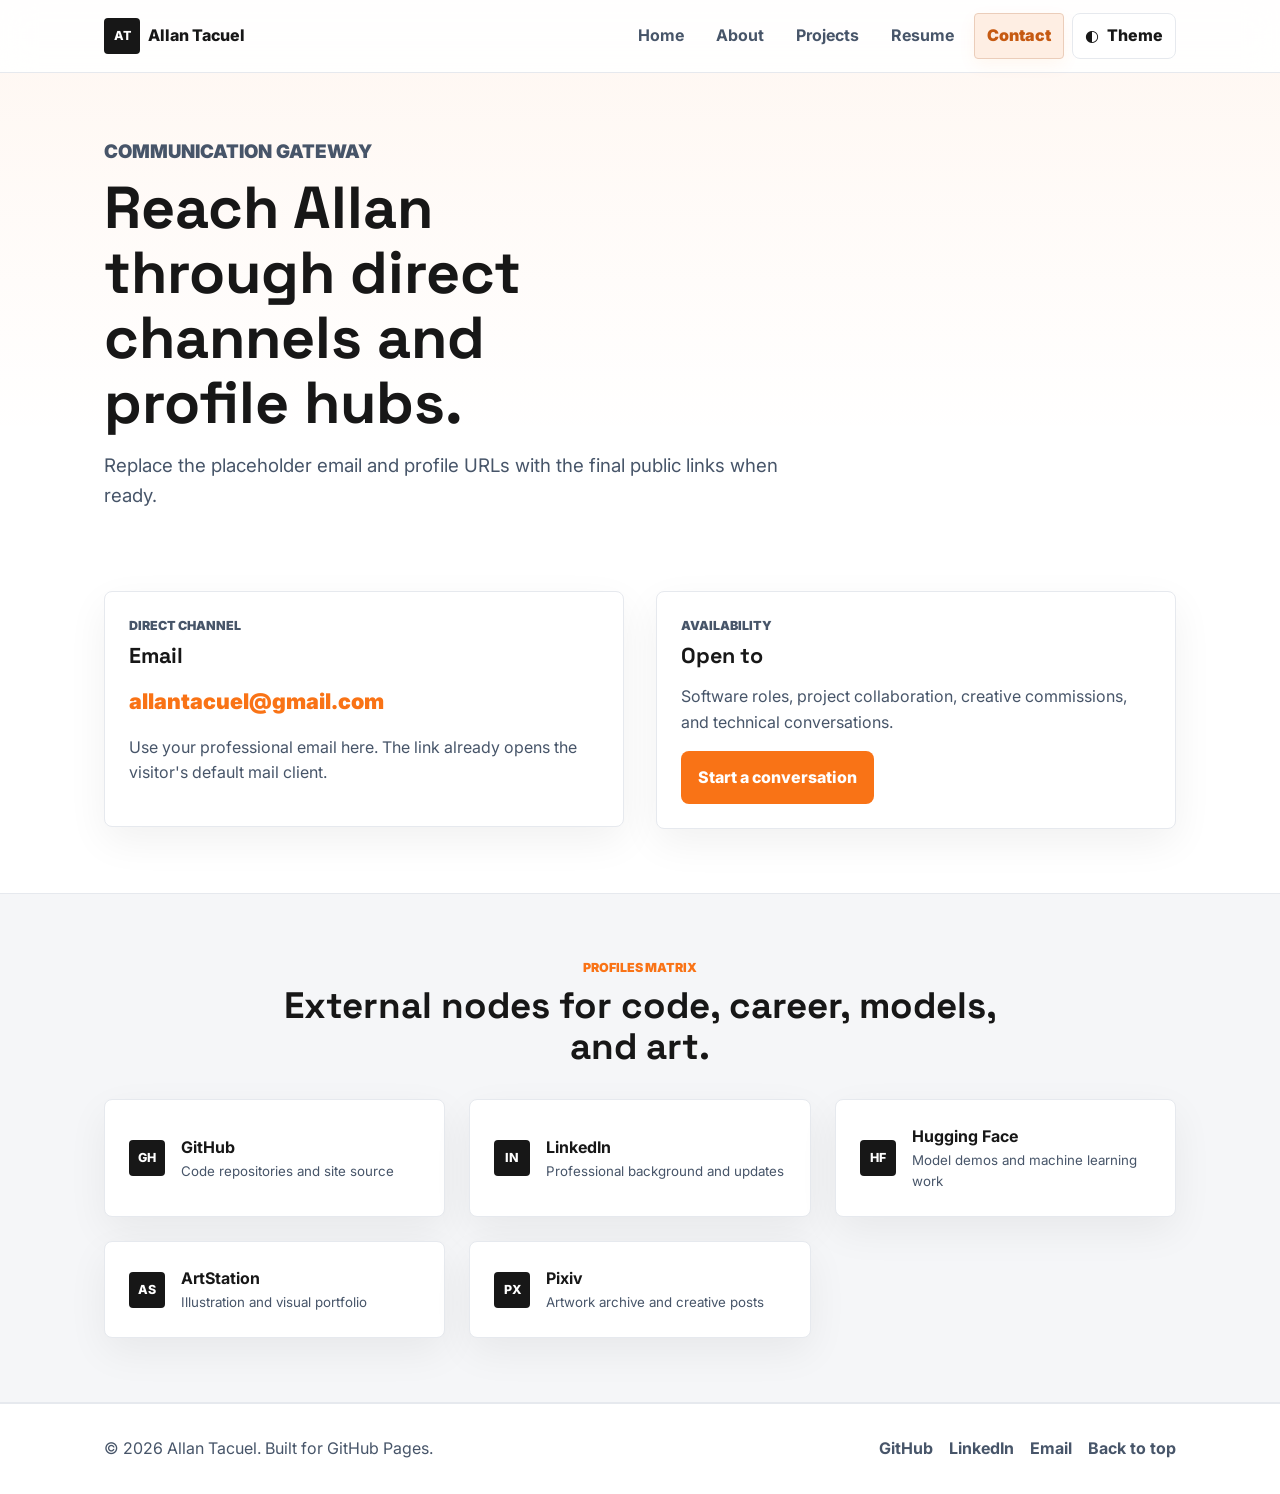
<file: contact.html>
<!doctype html>
<html lang="en">
<head>
  <meta charset="utf-8">
  <meta name="viewport" content="width=device-width, initial-scale=1">
  <script>try{const t=localStorage.getItem('allantacuel-theme');if(t)document.documentElement.setAttribute('data-theme',t);}catch(e){};</script>
  <meta name="description" content="Contact Allan Tacuel and find external profiles for GitHub, LinkedIn, Hugging Face, ArtStation, and Pixiv.">
  <title>Contact | Allan Tacuel</title>
  <link rel="stylesheet" href="css/variables.css">
  <link rel="stylesheet" href="css/components.css">
  <link rel="stylesheet" href="css/style.css">
</head>
<body>
  <a class="skip-link" href="#main">Skip to content</a>

  <header class="site-header">
    <nav class="site-nav container" aria-label="Primary navigation">
      <a class="brand" href="index.html">
        <span class="brand__mark" aria-hidden="true">AT</span>
        <span class="brand__text">Allan Tacuel</span>
      </a>
      <button class="icon-button nav-toggle js-nav-toggle" type="button" aria-expanded="false" aria-controls="primary-menu">
        <span class="nav-toggle__bar"></span>
        <span class="nav-toggle__bar"></span>
        <span class="nav-toggle__bar"></span>
        <span class="sr-only">Toggle navigation</span>
      </button>
      <div class="nav-menu" id="primary-menu">
        <a class="nav-link" href="index.html">Home</a>
        <a class="nav-link" href="about.html">About</a>
        <a class="nav-link" href="projects/index.html">Projects</a>
        <a class="nav-link" href="resume.html">Resume</a>
        <a class="nav-link is-active" href="contact.html" aria-current="page">Contact</a>
        <button class="theme-toggle js-theme-toggle" type="button" aria-label="Switch color theme">
          <span class="theme-toggle__icon" aria-hidden="true">◐</span>
          <span class="theme-toggle__text">Theme</span>
        </button>
      </div>
    </nav>
  </header>

  <main id="main">
    <section class="page-hero section">
      <div class="container page-hero__inner">
        <p class="eyebrow">Communication gateway</p>
        <h1>Reach Allan through direct channels and profile hubs.</h1>
        <p>Replace the placeholder email and profile URLs with the final public links when ready.</p>
      </div>
    </section>

    <section class="section section--tight">
      <div class="container contact-layout">
        <article class="contact-panel">
          <p class="eyebrow">Direct channel</p>
          <h2>Email</h2>
          <a class="contact-value" href="mailto:allantacuel@gmail.com">allantacuel@gmail.com</a>
          <p>Use your professional email here. The link already opens the visitor's default mail client.</p>
        </article>

        <article class="contact-panel">
          <p class="eyebrow">Availability</p>
          <h2>Open to</h2>
          <p>Software roles, project collaboration, creative commissions, and technical conversations.</p>
          <a class="button button--primary" href="mailto:allantacuel@gmail.com">Start a conversation</a>
        </article>
      </div>
    </section>

    <section class="section section--muted">
      <div class="container">
        <div class="section-header">
          <p class="eyebrow">Profiles matrix</p>
          <h2>External nodes for code, career, models, and art.</h2>
        </div>

        <div class="profile-grid">
          <a class="profile-link" href="https://github.com/allantacuelwvsu" target="_blank" rel="noreferrer">
            <span class="profile-link__icon" aria-hidden="true">GH</span>
            <span>
              <strong>GitHub</strong>
              <small>Code repositories and site source</small>
            </span>
          </a>
          <a class="profile-link" href="https://www.linkedin.com/in/allan-tacuel" target="_blank" rel="noreferrer">
            <span class="profile-link__icon" aria-hidden="true">IN</span>
            <span>
              <strong>LinkedIn</strong>
              <small>Professional background and updates</small>
            </span>
          </a>
          <a class="profile-link" href="https://huggingface.co/allantacuelwvsu" target="_blank" rel="noreferrer">
            <span class="profile-link__icon" aria-hidden="true">HF</span>
            <span>
              <strong>Hugging Face</strong>
              <small>Model demos and machine learning work</small>
            </span>
          </a>
          <a class="profile-link" href="https://www.artstation.com/allantacuelwvsu" target="_blank" rel="noreferrer">
            <span class="profile-link__icon" aria-hidden="true">AS</span>
            <span>
              <strong>ArtStation</strong>
              <small>Illustration and visual portfolio</small>
            </span>
          </a>
          <a class="profile-link" href="https://www.pixiv.net/" target="_blank" rel="noreferrer">
            <span class="profile-link__icon" aria-hidden="true">PX</span>
            <span>
              <strong>Pixiv</strong>
              <small>Artwork archive and creative posts</small>
            </span>
          </a>
        </div>
      </div>
    </section>
  </main>

  <footer class="site-footer">
    <div class="container footer-grid">
      <p>&copy; <span class="js-current-year">2026</span> Allan Tacuel. Built for GitHub Pages.</p>
      <div class="footer-links" aria-label="Footer links">
        <a href="https://github.com/allantacuelwvsu" target="_blank" rel="noreferrer">GitHub</a>
        <a href="https://www.linkedin.com/in/allan-tacuel" target="_blank" rel="noreferrer">LinkedIn</a>
        <a href="mailto:allantacuel@gmail.com">Email</a>
        <a href="#main">Back to top</a>
      </div>
    </div>
  </footer>

  <script src="js/main.js"></script>
</body>
</html>
</file>
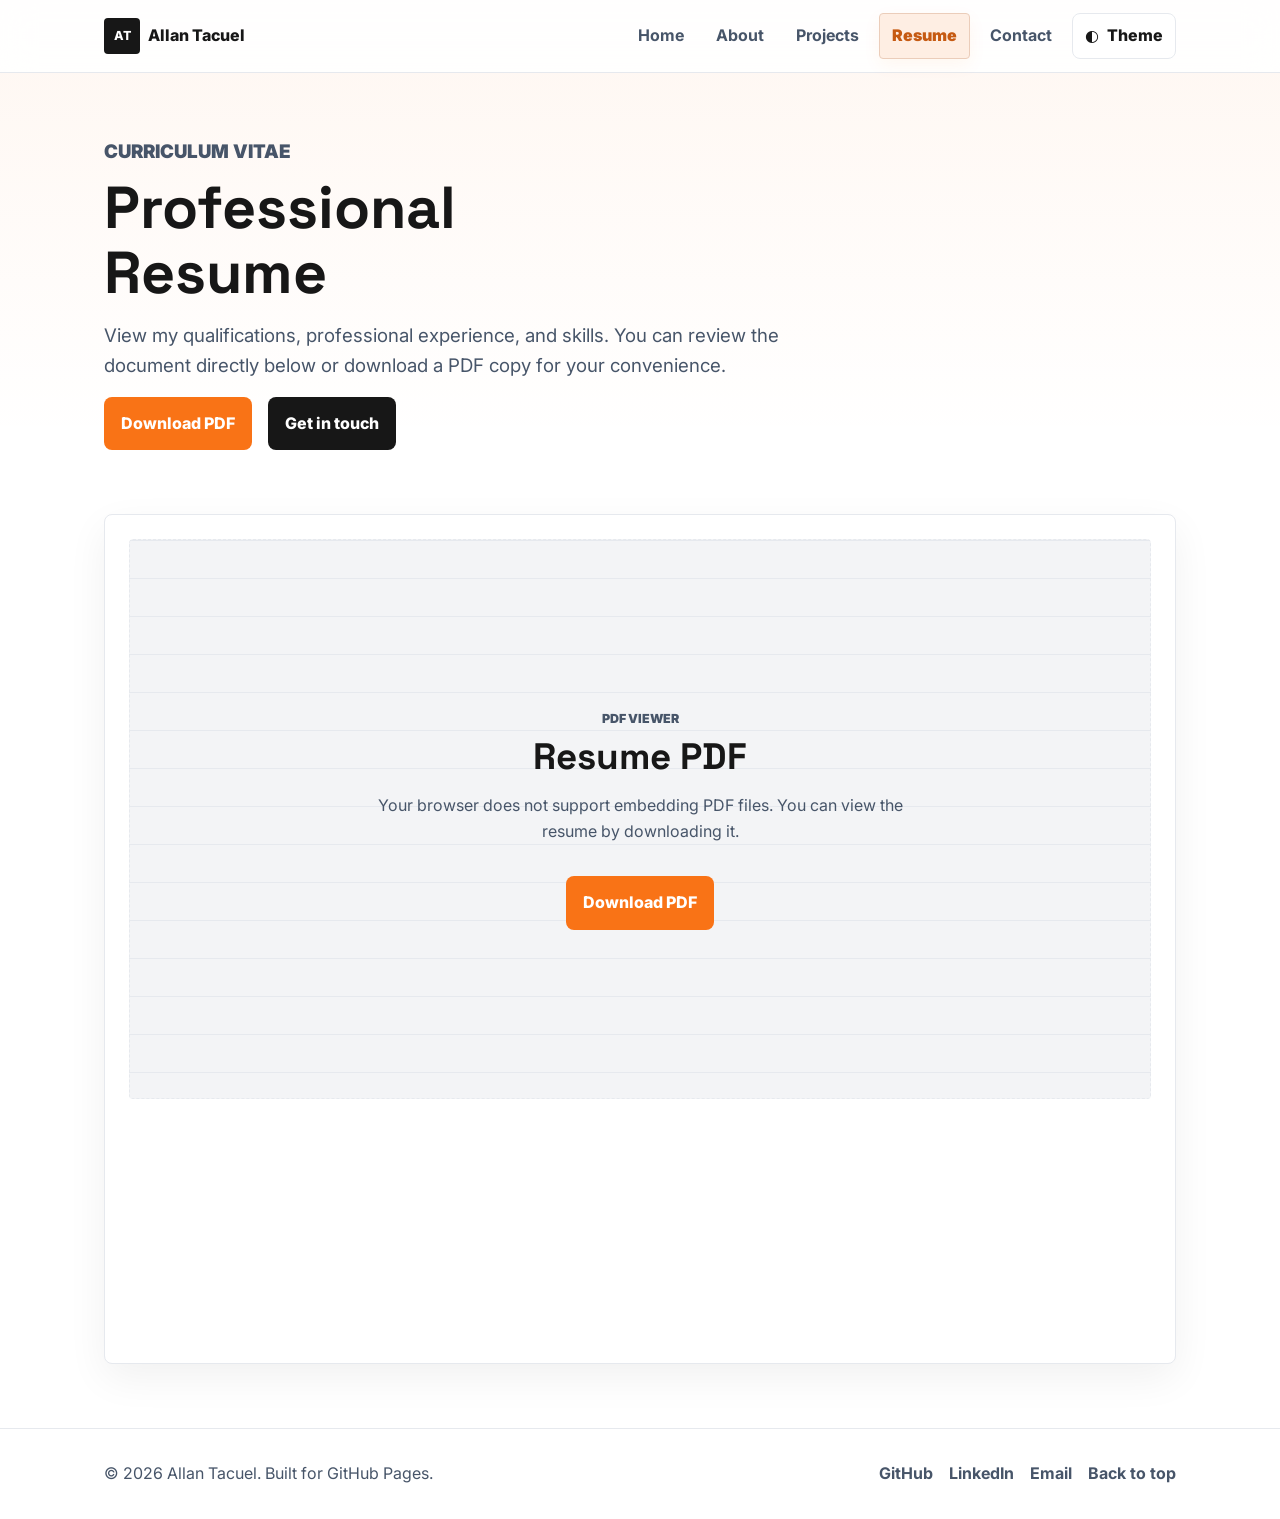
<file: resume.html>
<!doctype html>
<html lang="en">
<head>
  <meta charset="utf-8">
  <meta name="viewport" content="width=device-width, initial-scale=1">
  <script>try{const t=localStorage.getItem('allantacuel-theme');if(t)document.documentElement.setAttribute('data-theme',t);}catch(e){};</script>
  <meta name="description" content="Resume page for Allan Tacuel with PDF viewer fallback and download link.">
  <title>Resume | Allan Tacuel</title>
  <link rel="stylesheet" href="css/variables.css">
  <link rel="stylesheet" href="css/components.css">
  <link rel="stylesheet" href="css/style.css">
</head>
<body>
  <a class="skip-link" href="#main">Skip to content</a>

  <header class="site-header">
    <nav class="site-nav container" aria-label="Primary navigation">
      <a class="brand" href="index.html">
        <span class="brand__mark" aria-hidden="true">AT</span>
        <span class="brand__text">Allan Tacuel</span>
      </a>
      <button class="icon-button nav-toggle js-nav-toggle" type="button" aria-expanded="false" aria-controls="primary-menu">
        <span class="nav-toggle__bar"></span>
        <span class="nav-toggle__bar"></span>
        <span class="nav-toggle__bar"></span>
        <span class="sr-only">Toggle navigation</span>
      </button>
      <div class="nav-menu" id="primary-menu">
        <a class="nav-link" href="index.html">Home</a>
        <a class="nav-link" href="about.html">About</a>
        <a class="nav-link" href="projects/index.html">Projects</a>
        <a class="nav-link is-active" href="resume.html" aria-current="page">Resume</a>
        <a class="nav-link" href="contact.html">Contact</a>
        <button class="theme-toggle js-theme-toggle" type="button" aria-label="Switch color theme">
          <span class="theme-toggle__icon" aria-hidden="true">◐</span>
          <span class="theme-toggle__text">Theme</span>
        </button>
      </div>
    </nav>
  </header>

  <main id="main">
    <section class="page-hero section">
      <div class="container page-hero__inner">
        <p class="eyebrow">Curriculum Vitae</p>
        <h1>Professional Resume</h1>
        <p>View my qualifications, professional experience, and skills. You can review the document directly below or download a PDF copy for your convenience.</p>
        <div class="button-row">
          <a class="button button--primary" href="assets/resume.pdf">Download PDF</a>
          <a class="button button--secondary" href="contact.html">Get in touch</a>
        </div>
      </div>
    </section>

    <section class="section section--tight">
      <div class="container">
        <div class="resume-viewer" role="region" aria-label="Interactive resume viewer">
          <object data="assets/resume.pdf" type="application/pdf" width="100%" height="800px" style="display: block; border-radius: var(--radius-sm); border: none;">
            <div class="resume-viewer__page">
              <p class="eyebrow">PDF Viewer</p>
              <h2>Resume PDF</h2>
              <p>
                Your browser does not support embedding PDF files. You can view the resume by downloading it.
              </p>
              <div class="button-row" style="justify-content: center; margin-top: var(--space-3);">
                <a class="button button--primary" href="assets/resume.pdf">Download PDF</a>
              </div>
            </div>
          </object>
        </div>
      </div>
    </section>
  </main>

  <footer class="site-footer">
    <div class="container footer-grid">
      <p>&copy; <span class="js-current-year">2026</span> Allan Tacuel. Built for GitHub Pages.</p>
      <div class="footer-links" aria-label="Footer links">
        <a href="https://github.com/allantacuelwvsu" target="_blank" rel="noreferrer">GitHub</a>
        <a href="https://www.linkedin.com/in/allan-tacuel" target="_blank" rel="noreferrer">LinkedIn</a>
        <a href="mailto:allantacuel@gmail.com">Email</a>
        <a href="#main">Back to top</a>
      </div>
    </div>
  </footer>

  <script src="js/main.js"></script>
</body>
</html>
</file>
<file: css/variables.css>
@import url('https://fonts.googleapis.com/css2?family=Inter:wght@300;400;600;800&family=JetBrains+Mono:ital,wght@0,400;0,700;1,400&family=Space+Grotesk:wght@400;600;800&display=swap');

:root {
  /* Typography tokens */
  --font-heading: 'Space Grotesk', ui-sans-serif, system-ui, -apple-system, BlinkMacSystemFont, "Segoe UI", sans-serif;
  --font-sans: 'Inter', ui-sans-serif, system-ui, -apple-system, BlinkMacSystemFont, "Segoe UI", sans-serif;
  --font-mono: 'JetBrains Mono', ui-monospace, SFMono-Regular, Consolas, "Liberation Mono", monospace;

  color-scheme: light;
  /* Palette (boilerplate) */
  --color-primary: #F97316; /* Primary */
  --color-primary-strong: #c65a12;
  --color-secondary: #475569; /* Secondary */
  --color-accent: #FB923C; /* Accent */
  --color-success: #22C55E; /* Success */
  --color-danger: #EF4444; /* Danger */

  /* Base surfaces */
  --color-ink: #171717; /* Primary text / surface color from boilerplate */
  --color-ink-soft: #475569;
  --color-paper: #ffffff; /* Page background */
  --color-surface: #ffffff;
  --color-surface-strong: #f3f4f6;
  --color-line: #e6e9ee;

  /* Shadows and utility tokens */
  --shadow-soft: 0 14px 40px rgba(23, 23, 23, 0.06);
  --shadow-card: 0 10px 28px rgba(23, 23, 23, 0.08);

  /* Spacing scale (4, 8, 16, 24, 32, 48) */
  --space-1: 0.25rem; /* 4px */
  --space-2: 0.5rem;  /* 8px */
  --space-3: 1rem;    /* 16px */
  --space-4: 1.5rem;  /* 24px */
  --space-5: 2rem;    /* 32px */
  --space-6: 3rem;    /* 48px */
  --space-7: 4rem;

  --radius-sm: 4px;
  --radius-md: 8px;
  --radius-lg: 16px;
  --container: 1120px;
  --header-height: 72px;
  --transition: 170ms ease;
}

[data-theme="dark"] {
  color-scheme: dark;
  --font-heading: 'Space Grotesk', ui-sans-serif, system-ui, -apple-system, BlinkMacSystemFont, "Segoe UI", sans-serif;
  --font-sans: 'Inter', ui-sans-serif, system-ui, -apple-system, BlinkMacSystemFont, "Segoe UI", sans-serif;
  --font-mono: 'JetBrains Mono', ui-monospace, SFMono-Regular, Consolas, "Liberation Mono", monospace;

  /* Dark theme palette: keep contrast while preserving brand */
  --color-primary: #F97316;
  --color-primary-strong: #ff8a38;
  --color-secondary: #94a3b8;
  --color-accent: #FB923C;
  --color-success: #22C55E;
  --color-danger: #EF4444;

  --color-ink: #eef2f3;
  --color-ink-soft: #cbd5e1;
  --color-paper: #0b0b0b;
  --color-surface: #171717;
  --color-surface-strong: #111111;
  --color-line: #2b2b2b;

  --shadow-soft: 0 14px 40px rgba(0,0,0,0.48);
  --shadow-card: 0 10px 28px rgba(0,0,0,0.44);
}
</file>
<file: css/components.css>
.skip-link {
  background: var(--color-ink);
  color: var(--color-paper);
  left: var(--space-3);
  padding: var(--space-2) var(--space-3);
  position: fixed;
  top: var(--space-3);
  transform: translateY(-150%);
  z-index: 100;
}

.skip-link:focus {
  transform: translateY(0);
}

.site-header {
  backdrop-filter: blur(16px);
  background: color-mix(in srgb, var(--color-paper) 88%, transparent);
  border-bottom: 1px solid var(--color-line);
  position: sticky;
  top: 0;
  z-index: 20;
}

.site-nav {
  align-items: center;
  display: flex;
  min-height: var(--header-height);
}

.brand {
  align-items: center;
  color: var(--color-ink);
  display: inline-flex;
  font-weight: 800;
  gap: var(--space-2);
  margin-right: auto;
  text-decoration: none;
}

.brand__mark,
.profile-link__icon {
  align-items: center;
  background: var(--color-ink);
  border-radius: var(--radius-sm);
  color: var(--color-paper);
  display: inline-flex;
  font-size: 0.78rem;
  font-weight: 800;
  height: 2.25rem;
  justify-content: center;
  width: 2.25rem;
}

.nav-menu {
  align-items: center;
  display: flex;
  gap: var(--space-2);
}

.nav-link {
  border-radius: var(--radius-sm);
  color: var(--color-ink-soft);
  font-weight: 700;
  padding: 0.55rem 0.75rem;
  text-decoration: none;
  transition: background var(--transition), color var(--transition);
}

.nav-link:hover,
.nav-link:focus-visible {
  background: color-mix(in srgb, var(--color-primary) 6%, var(--color-surface-strong));
  color: var(--color-ink);
}

.nav-link.is-active {
  background: color-mix(in srgb, var(--color-primary) 12%, var(--color-surface));
  border: 1px solid color-mix(in srgb, var(--color-primary) 24%, var(--color-line));
  color: var(--color-primary-strong);
  box-shadow: 0 6px 18px color-mix(in srgb, var(--color-primary) 6%, transparent);
  font-weight: 900;
}

.icon-button,
.theme-toggle,
.button {
  align-items: center;
  border: 1px solid transparent;
  border-radius: var(--radius-md);
  cursor: pointer;
  display: inline-flex;
  font: inherit;
  font-weight: 800;
  justify-content: center;
  min-height: 2.75rem;
  text-decoration: none;
  transition: background var(--transition), border-color var(--transition), box-shadow var(--transition), color var(--transition), transform var(--transition);
}

.icon-button:focus-visible,
.theme-toggle:focus-visible,
.button:focus-visible,
a:focus-visible {
  outline: 3px solid color-mix(in srgb, var(--color-primary) 40%, transparent);
  outline-offset: 3px;
}

.theme-toggle {
  background: var(--color-surface);
  border-color: var(--color-line);
  color: var(--color-ink);
  gap: var(--space-2);
  padding: 0.55rem 0.75rem;
}

.theme-toggle:hover {
  border-color: var(--color-primary);
}

.nav-toggle {
  background: var(--color-surface);
  border-color: var(--color-line);
  color: var(--color-ink);
  display: none;
  height: 2.75rem;
  padding: 0;
  width: 2.75rem;
}

.nav-toggle__bar {
  background: currentColor;
  border-radius: 999px;
  display: block;
  height: 2px;
  position: absolute;
  width: 1.15rem;
}

.nav-toggle__bar:nth-child(1) {
  transform: translateY(-6px);
}

.nav-toggle__bar:nth-child(3) {
  transform: translateY(6px);
}

.button {
  padding: 0.8rem 1rem;
}

.button:hover {
  transform: translateY(-1px);
}

.button--primary {
  background: var(--color-primary);
  color: #ffffff;
}

.button--primary:hover,
.button--primary:focus-visible {
  background: var(--color-primary-strong);
  color: #ffffff;
}

.button--secondary {
  background: var(--color-ink);
  color: var(--color-paper);
}

.button--outline {
  background: transparent;
  border-color: var(--color-line);
  color: var(--color-ink);
}

.button--outline:hover,
.button--outline:focus-visible {
  background: var(--color-surface-strong);
  border-color: var(--color-primary);
}

.button-row {
  display: flex;
  flex-wrap: wrap;
  gap: var(--space-3);
}

.section-header {
  margin: 0 auto var(--space-5);
  max-width: 720px;
  text-align: center;
}

.section-header--left {
  margin-left: 0;
  text-align: left;
}

.eyebrow {
  color: var(--color-primary);
  font-size: 0.78rem;
  font-weight: 900;
  letter-spacing: 0;
  margin: 0 0 var(--space-2);
  text-transform: uppercase;
}

.card-grid,
.dump-grid,
.profile-grid,
.matrix-grid {
  display: grid;
  gap: var(--space-4);
}

.card-grid--three {
  grid-template-columns: repeat(3, minmax(0, 1fr));
}

.dump-grid {
  grid-template-columns: repeat(4, minmax(0, 1fr));
}

.project-card,
.info-panel,
.contact-panel,
.matrix-group,
.about-preview,
.hero-card,
.profile-link {
  background: var(--color-surface);
  border: 1px solid var(--color-line);
  border-radius: var(--radius-md);
  box-shadow: var(--shadow-soft);
}

.project-card {
  display: flex;
  flex-direction: column;
  min-width: 0;
  overflow: hidden;
  transition: box-shadow var(--transition), transform var(--transition);
}

.project-card:hover {
  box-shadow: var(--shadow-card);
  transform: translateY(-3px);
}

.project-card__visual {
  aspect-ratio: 16 / 10;
  border-bottom: 1px solid var(--color-line);
  overflow: hidden;
}

.project-card__image {
  height: 100%;
  object-fit: cover;
  width: 100%;
}

.project-card__body {
  display: flex;
  flex: 1;
  flex-direction: column;
  gap: var(--space-3);
  padding: var(--space-4);
}

.project-card__body h2,
.project-card__body h3 {
  margin: 0;
}

.project-card__body p {
  color: var(--color-ink-soft);
  margin: 0;
}

.project-card__meta {
  color: var(--color-ink-soft);
  font-size: 0.86rem;
  font-weight: 800;
}

.project-card__body .button {
  margin-top: auto;
}

.badge {
  align-self: flex-start;
  background: color-mix(in srgb, var(--color-primary) 12%, var(--color-surface));
  border: 1px solid color-mix(in srgb, var(--color-primary) 34%, var(--color-line));
  border-radius: var(--radius-sm);
  color: var(--color-primary);
  font-size: 0.76rem;
  font-weight: 900;
  padding: 0.3rem 0.5rem;
}

.badge--warm {
  background: color-mix(in srgb, var(--color-accent) 12%, var(--color-surface));
  border-color: color-mix(in srgb, var(--color-accent) 34%, var(--color-line));
  color: var(--color-accent);
}

.badge--green {
  background: color-mix(in srgb, var(--color-success) 12%, var(--color-surface));
  border-color: color-mix(in srgb, var(--color-success) 34%, var(--color-line));
  color: var(--color-success);
}

.badge--violet {
  background: color-mix(in srgb, var(--color-violet) 12%, var(--color-surface));
  border-color: color-mix(in srgb, var(--color-violet) 34%, var(--color-line));
  color: var(--color-violet);
}

.placeholder-visual {
  background-color: var(--color-surface-strong);
  background-image:
    linear-gradient(135deg, color-mix(in srgb, var(--color-primary) 18%, transparent) 25%, transparent 25%),
    linear-gradient(315deg, color-mix(in srgb, var(--color-accent) 16%, transparent) 25%, transparent 25%);
  background-position: 0 0, 18px 18px;
  background-size: 36px 36px;
}

.placeholder-visual--art {
  background-color: color-mix(in srgb, var(--color-accent) 16%, var(--color-surface));
  background-image:
    radial-gradient(circle at 28% 30%, color-mix(in srgb, var(--color-accent) 42%, transparent) 0 14%, transparent 15%),
    linear-gradient(145deg, color-mix(in srgb, var(--color-primary) 20%, transparent), transparent 55%);
}

.placeholder-visual--model {
  background-color: color-mix(in srgb, var(--color-success) 14%, var(--color-surface));
  background-image:
    linear-gradient(90deg, color-mix(in srgb, var(--color-success) 28%, transparent) 1px, transparent 1px),
    linear-gradient(color-mix(in srgb, var(--color-success) 24%, transparent) 1px, transparent 1px);
  background-size: 22px 22px;
}

.placeholder-visual--writing {
  background-color: color-mix(in srgb, var(--color-violet) 14%, var(--color-surface));
  background-image:
    linear-gradient(color-mix(in srgb, var(--color-violet) 26%, transparent) 2px, transparent 2px),
    linear-gradient(90deg, color-mix(in srgb, var(--color-accent) 18%, transparent), transparent);
  background-size: 100% 26px, 100% 100%;
}

.text-link {
  color: var(--color-primary);
  font-weight: 800;
  text-decoration: none;
}

.text-link:hover {
  text-decoration: underline;
}

.tag-row,
.skill-cloud {
  display: flex;
  flex-wrap: wrap;
  gap: var(--space-2);
}

.tag-row span,
.skill-cloud span,
.filter-placeholder span {
  background: var(--color-surface-strong);
  border: 1px solid var(--color-line);
  border-radius: var(--radius-sm);
  color: var(--color-ink-soft);
  font-size: 0.86rem;
  font-weight: 800;
  padding: 0.45rem 0.6rem;
}

.site-footer {
  border-top: 1px solid var(--color-line);
  color: var(--color-ink-soft);
  padding: var(--space-5) 0;
}

.footer-grid {
  align-items: center;
  display: flex;
  gap: var(--space-3);
  justify-content: space-between;
}

.footer-grid p {
  margin: 0;
}

.footer-links {
  display: flex;
  flex-wrap: wrap;
  gap: var(--space-3);
}

.footer-links a {
  color: var(--color-ink-soft);
  font-weight: 700;
  text-decoration: none;
}

.footer-links a:hover {
  color: var(--color-primary);
}

@media (max-width: 860px) {
  .nav-toggle {
    display: inline-flex;
    position: relative;
  }

  .nav-menu {
    background: var(--color-surface);
    border: 1px solid var(--color-line);
    border-radius: var(--radius-md);
    box-shadow: var(--shadow-card);
    display: none;
    flex-direction: column;
    left: var(--space-3);
    padding: var(--space-3);
    position: absolute;
    right: var(--space-3);
    top: calc(var(--header-height) - 0.5rem);
  }

  .nav-menu.is-open {
    display: flex;
  }

  .nav-link,
  .theme-toggle {
    justify-content: flex-start;
    width: 100%;
  }

  .card-grid--three,
  .dump-grid {
    grid-template-columns: repeat(2, minmax(0, 1fr));
  }
}

@media (max-width: 620px) {
  .card-grid--three,
  .dump-grid,
  .profile-grid,
  .matrix-grid {
    grid-template-columns: 1fr;
  }

  .footer-grid {
    align-items: flex-start;
    flex-direction: column;
  }
}
</file>
<file: css/style.css>
* {
  box-sizing: border-box;
}

html {
  scroll-behavior: smooth;
}

body {
  background:
    linear-gradient(180deg, color-mix(in srgb, var(--color-primary) 6%, transparent), transparent 440px),
    var(--color-paper);
  color: var(--color-ink);
  font-family: var(--font-sans);
  line-height: 1.6;
  margin: 0;
  min-width: 320px;
  text-rendering: optimizeLegibility;
}

body.nav-open {
  overflow: hidden;
}

img,
svg {
  display: block;
  max-width: 100%;
}

a {
  color: inherit;
}

code {
  background: var(--color-surface-strong);
  border: 1px solid var(--color-line);
  border-radius: var(--radius-sm);
  font-family: var(--font-mono);
  font-size: 0.92em;
  padding: 0.12rem 0.25rem;
}

h1,
h2,
h3 {
  line-height: 1.1;
  margin: 0 0 var(--space-3);
  font-family: var(--font-heading);
}

h1 {
  font-size: clamp(2.55rem, 2.1rem + 2vw, 4.6rem);
  max-width: 12ch;
}

h2 {
  font-size: clamp(1.75rem, 1.5rem + 1vw, 2.6rem);
}

h3 {
  font-size: 1.15rem;
}

p {
  margin: 0 0 var(--space-3);
}

.sr-only {
  height: 1px;
  margin: -1px;
  overflow: hidden;
  position: absolute;
  width: 1px;
}

.container {
  margin: 0 auto;
  max-width: var(--container);
  padding: 0 var(--space-4);
  width: 100%;
}

.section {
  padding: var(--space-7) 0;
}

.section--tight {
  padding-top: var(--space-5);
}

.section--muted {
  background: color-mix(in srgb, var(--color-surface-strong) 78%, transparent);
  border-bottom: 1px solid var(--color-line);
  border-top: 1px solid var(--color-line);
}

.hero {
  min-height: calc(100vh - var(--header-height));
  padding: var(--space-6) 0;
}

.hero__inner {
  align-items: center;
  display: grid;
  gap: var(--space-6);
  grid-template-columns: minmax(0, 1.1fr) minmax(280px, 0.8fr);
}

.hero__lead,
.page-hero p {
  color: var(--color-ink-soft);
  font-size: 1.17rem;
  max-width: 680px;
}

.hero-card {
  padding: var(--space-4);
}

.portrait-placeholder {
  align-items: center;
  aspect-ratio: 1;
  background:
    linear-gradient(135deg, color-mix(in srgb, var(--color-primary) 38%, transparent), transparent 48%),
    linear-gradient(315deg, color-mix(in srgb, var(--color-accent) 34%, transparent), transparent 45%),
    var(--color-surface-strong);
  border: 1px solid var(--color-line);
  border-radius: var(--radius-md);
  display: flex;
  justify-content: center;
  margin-bottom: var(--space-4);
}

.portrait-placeholder span {
  color: var(--color-ink);
  font-size: 4rem;
  font-weight: 900;
}

.hero-card__meta {
  align-items: center;
  color: var(--color-ink-soft);
  display: flex;
  gap: var(--space-2);
  font-weight: 700;
  margin-bottom: var(--space-4);
}

.status-dot {
  background: var(--color-success);
  border-radius: 999px;
  height: 0.65rem;
  width: 0.65rem;
}

.metric-list {
  display: grid;
  gap: var(--space-3);
  margin: 0;
}

.metric-list div {
  border-top: 1px solid var(--color-line);
  padding-top: var(--space-3);
}

.metric-list dt {
  color: var(--color-ink-soft);
  font-size: 0.78rem;
  font-weight: 900;
  text-transform: uppercase;
}

.metric-list dd {
  font-weight: 800;
  margin: 0;
}

.split-layout,
.content-grid,
.contact-layout {
  align-items: start;
  display: grid;
  gap: var(--space-5);
  grid-template-columns: minmax(0, 1fr) minmax(280px, 0.42fr);
}

.about-preview,
.info-panel,
.contact-panel {
  padding: var(--space-4);
}

.about-preview h2,
.info-panel h2,
.contact-panel h2 {
  font-size: 1.35rem;
}

.prose {
  max-width: 760px;
}

.prose p,
.about-preview p,
.info-panel p,
.contact-panel p {
  color: var(--color-ink-soft);
}

.check-list {
  display: grid;
  gap: var(--space-2);
  list-style: none;
  margin: 0 0 var(--space-4);
  padding: 0;
}

.check-list li {
  align-items: start;
  color: var(--color-ink-soft);
  display: grid;
  gap: var(--space-2);
  grid-template-columns: 0.65rem 1fr;
}

.check-list li::before {
  background: var(--color-primary);
  border-radius: 999px;
  content: "";
  height: 0.45rem;
  margin-top: 0.58rem;
  width: 0.45rem;
}

.timeline {
  display: grid;
  gap: var(--space-4);
  list-style: none;
  margin: 0;
  padding: 0;
}

.timeline__item {
  display: grid;
  gap: var(--space-3);
  grid-template-columns: 110px 1fr;
}

.timeline__date {
  color: var(--color-primary);
  font-weight: 900;
}

.timeline__content {
  border-left: 2px solid var(--color-line);
  padding-left: var(--space-4);
}

.timeline__content p {
  color: var(--color-ink-soft);
}

.matrix-grid {
  grid-template-columns: repeat(2, minmax(0, 1fr));
}

.matrix-group {
  padding: var(--space-4);
}

.matrix-group h3 {
  margin-bottom: var(--space-2);
}

.matrix-group p {
  color: var(--color-ink-soft);
  margin: 0;
}

.page-hero {
  padding-bottom: var(--space-5);
}

.page-hero__inner h1 {
  max-width: 14ch;
}

.resume-viewer {
  background: var(--color-surface);
  border: 1px solid var(--color-line);
  border-radius: var(--radius-md);
  box-shadow: var(--shadow-soft);
  min-height: 620px;
  padding: var(--space-4);
}

.resume-viewer__page {
  align-items: center;
  background:
    linear-gradient(var(--color-line) 1px, transparent 1px),
    var(--color-surface-strong);
  background-size: 100% 38px;
  border: 1px dashed var(--color-line);
  border-radius: var(--radius-sm);
  display: flex;
  flex-direction: column;
  justify-content: center;
  min-height: 560px;
  padding: var(--space-5);
  text-align: center;
}

.resume-viewer__page p {
  color: var(--color-ink-soft);
  max-width: 560px;
}

.contact-layout {
  grid-template-columns: repeat(2, minmax(0, 1fr));
}

.contact-value {
  color: var(--color-primary);
  display: inline-block;
  font-size: 1.35rem;
  font-weight: 900;
  margin-bottom: var(--space-3);
  text-decoration: none;
  word-break: break-word;
}

.contact-value:hover {
  text-decoration: underline;
}

.profile-grid {
  grid-template-columns: repeat(3, minmax(0, 1fr));
}

.profile-link {
  align-items: center;
  display: grid;
  gap: var(--space-3);
  grid-template-columns: auto 1fr;
  padding: var(--space-4);
  text-decoration: none;
  transition: border-color var(--transition), transform var(--transition);
}

.profile-link:hover {
  border-color: var(--color-primary);
  transform: translateY(-2px);
}

.profile-link strong,
.profile-link small {
  display: block;
}

.profile-link small {
  color: var(--color-ink-soft);
}

.filter-placeholder {
  align-items: center;
  border-bottom: 1px solid var(--color-line);
  display: flex;
  flex-wrap: wrap;
  gap: var(--space-2);
  margin-bottom: var(--space-4);
  padding-bottom: var(--space-4);
}

@media (max-width: 900px) {
  .hero__inner,
  .split-layout,
  .content-grid {
    grid-template-columns: 1fr;
  }

  .hero {
    min-height: auto;
  }

  h1 {
    max-width: 13ch;
  }
}

@media (max-width: 700px) {
  .section {
    padding: var(--space-6) 0;
  }

  .container {
    padding: 0 var(--space-3);
  }

  .contact-layout,
  .profile-grid {
    grid-template-columns: 1fr;
  }

  .timeline__item {
    grid-template-columns: 1fr;
  }

  .timeline__content {
    padding-left: var(--space-3);
  }

  .button-row {
    align-items: stretch;
    flex-direction: column;
  }

  .button-row .button {
    width: 100%;
  }
}
</file>
